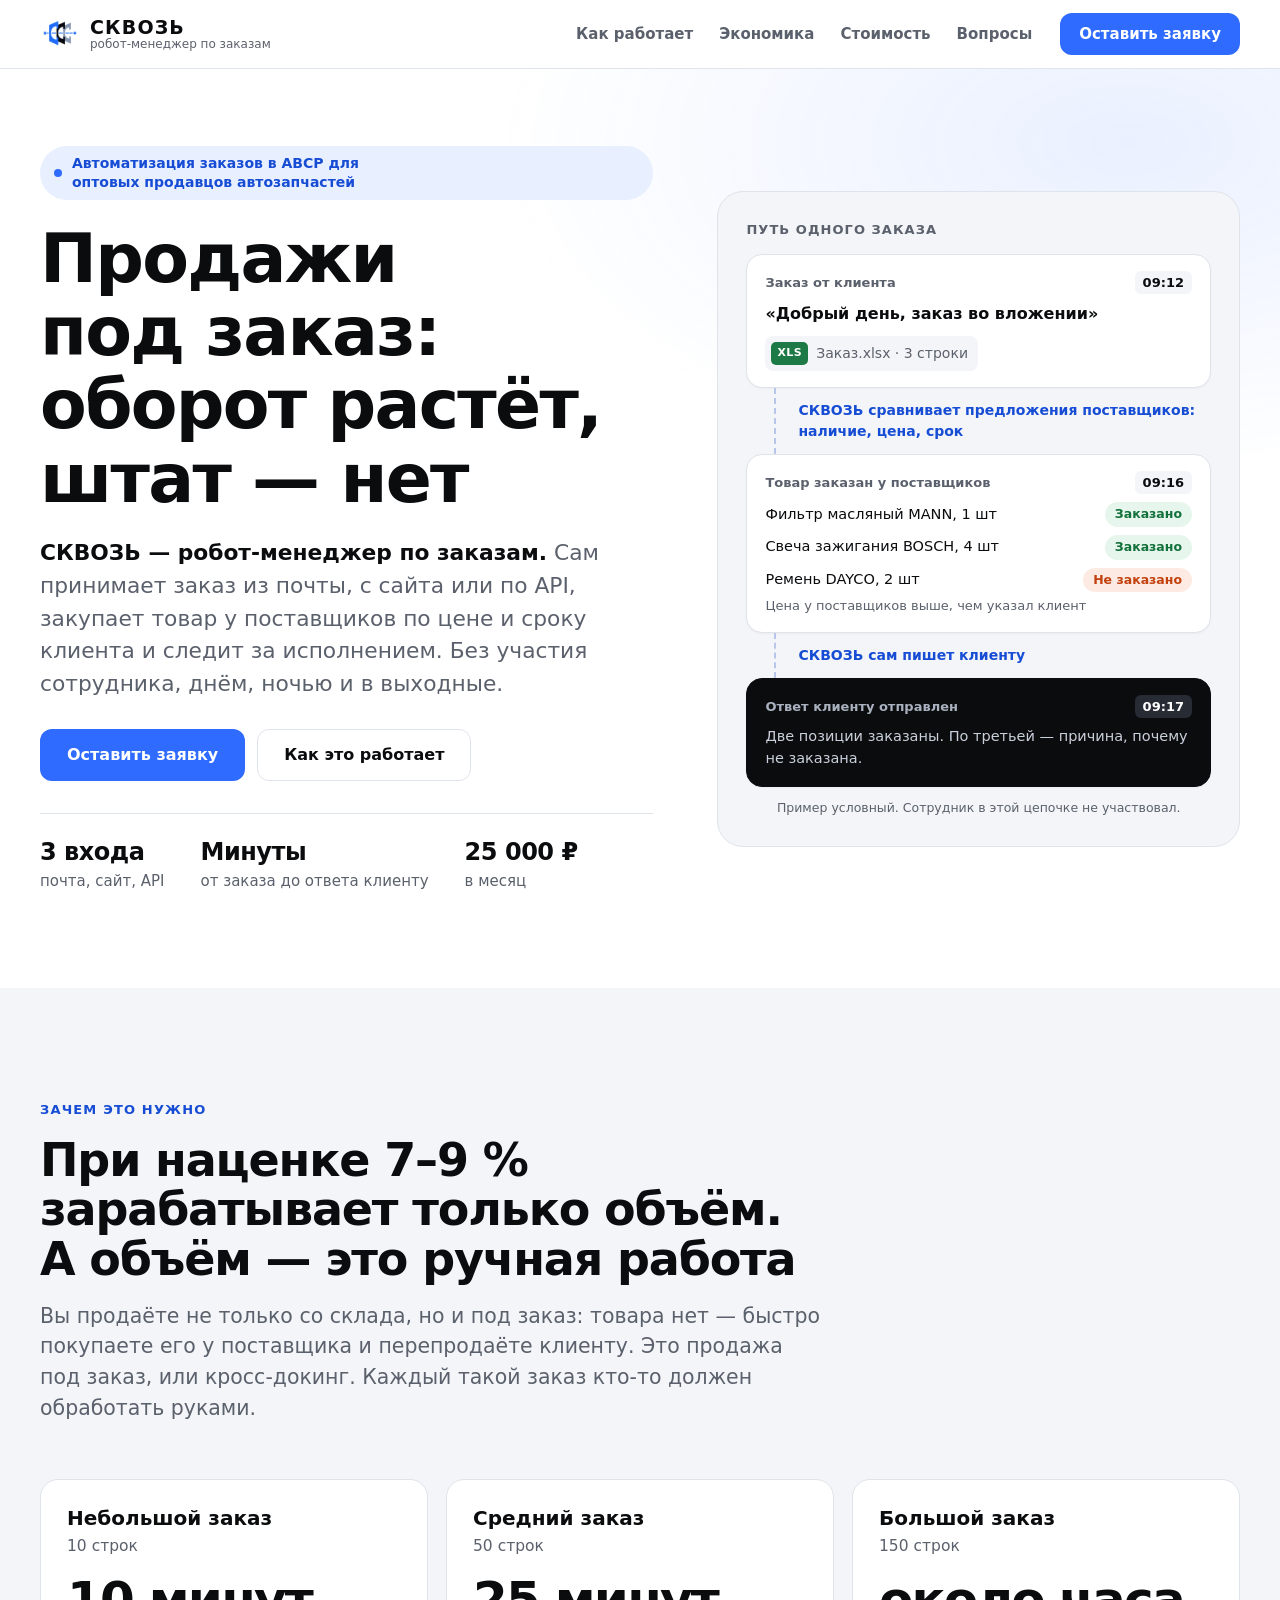
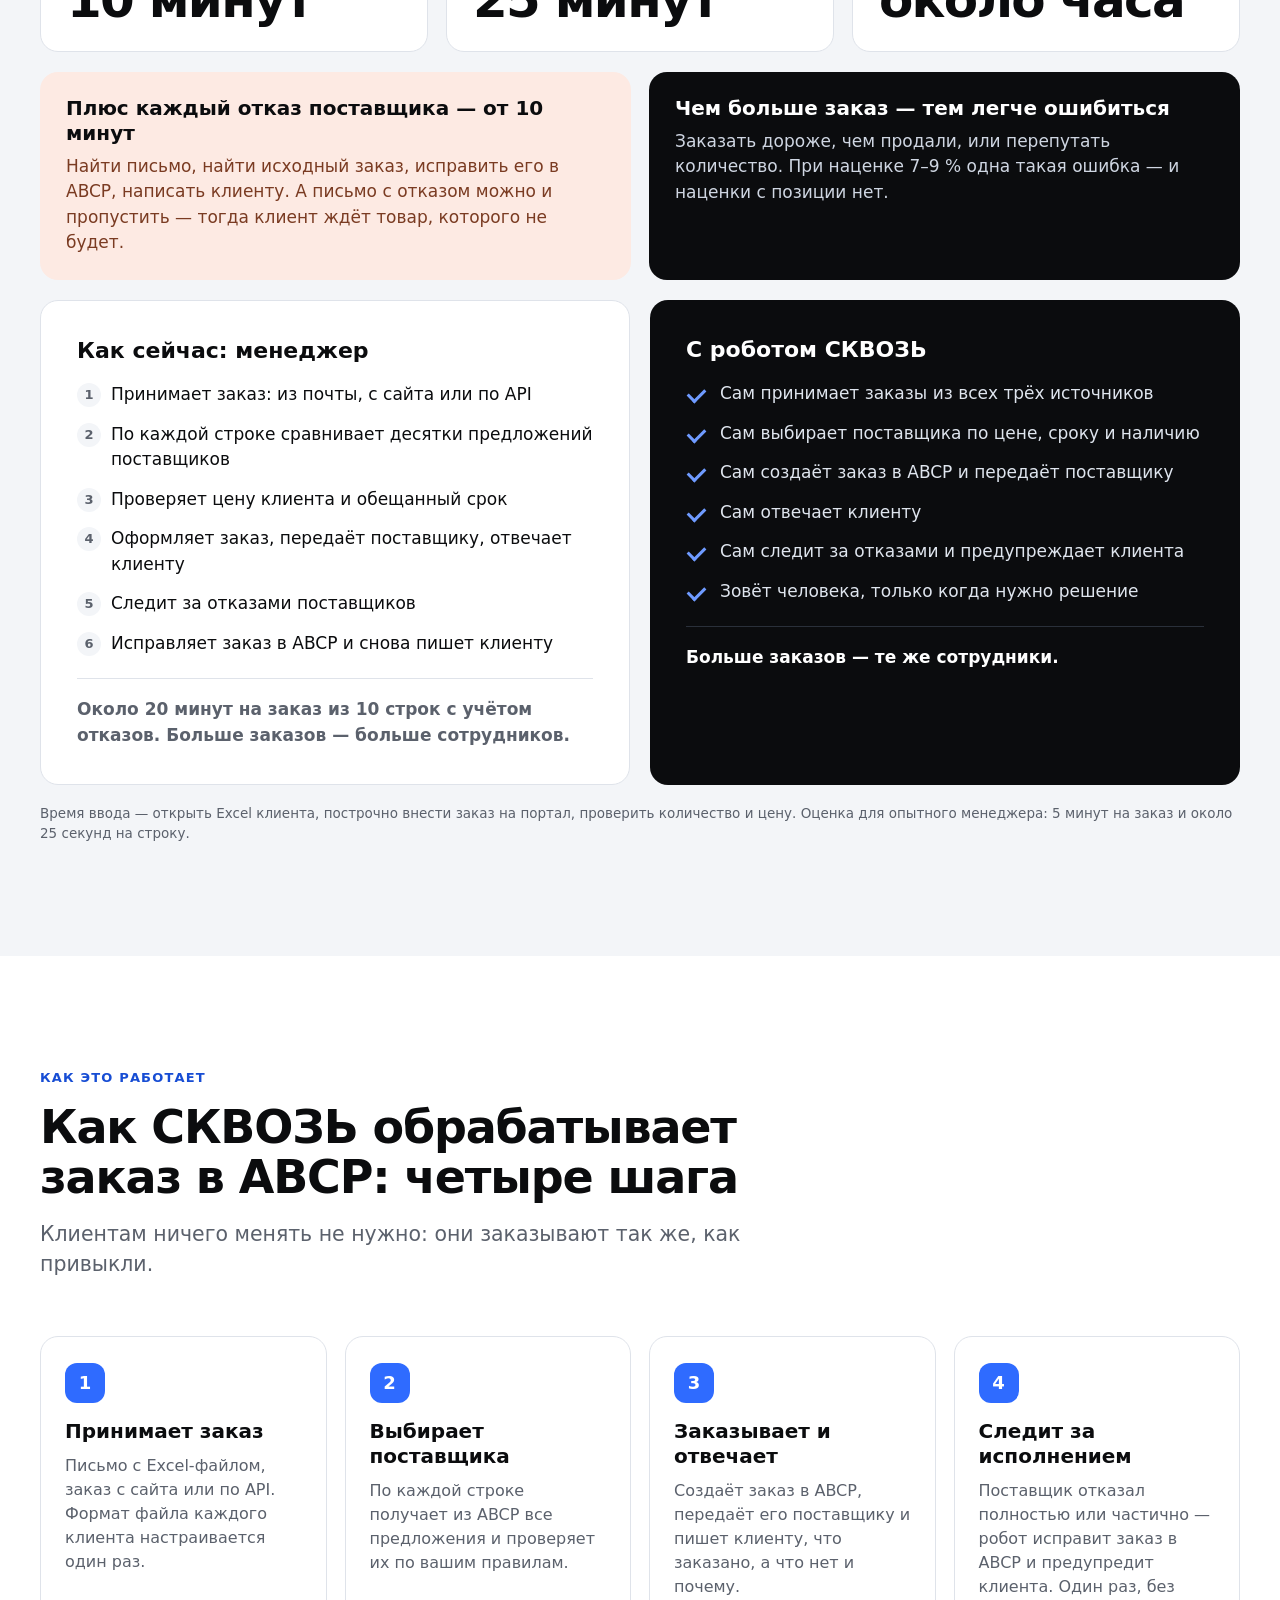
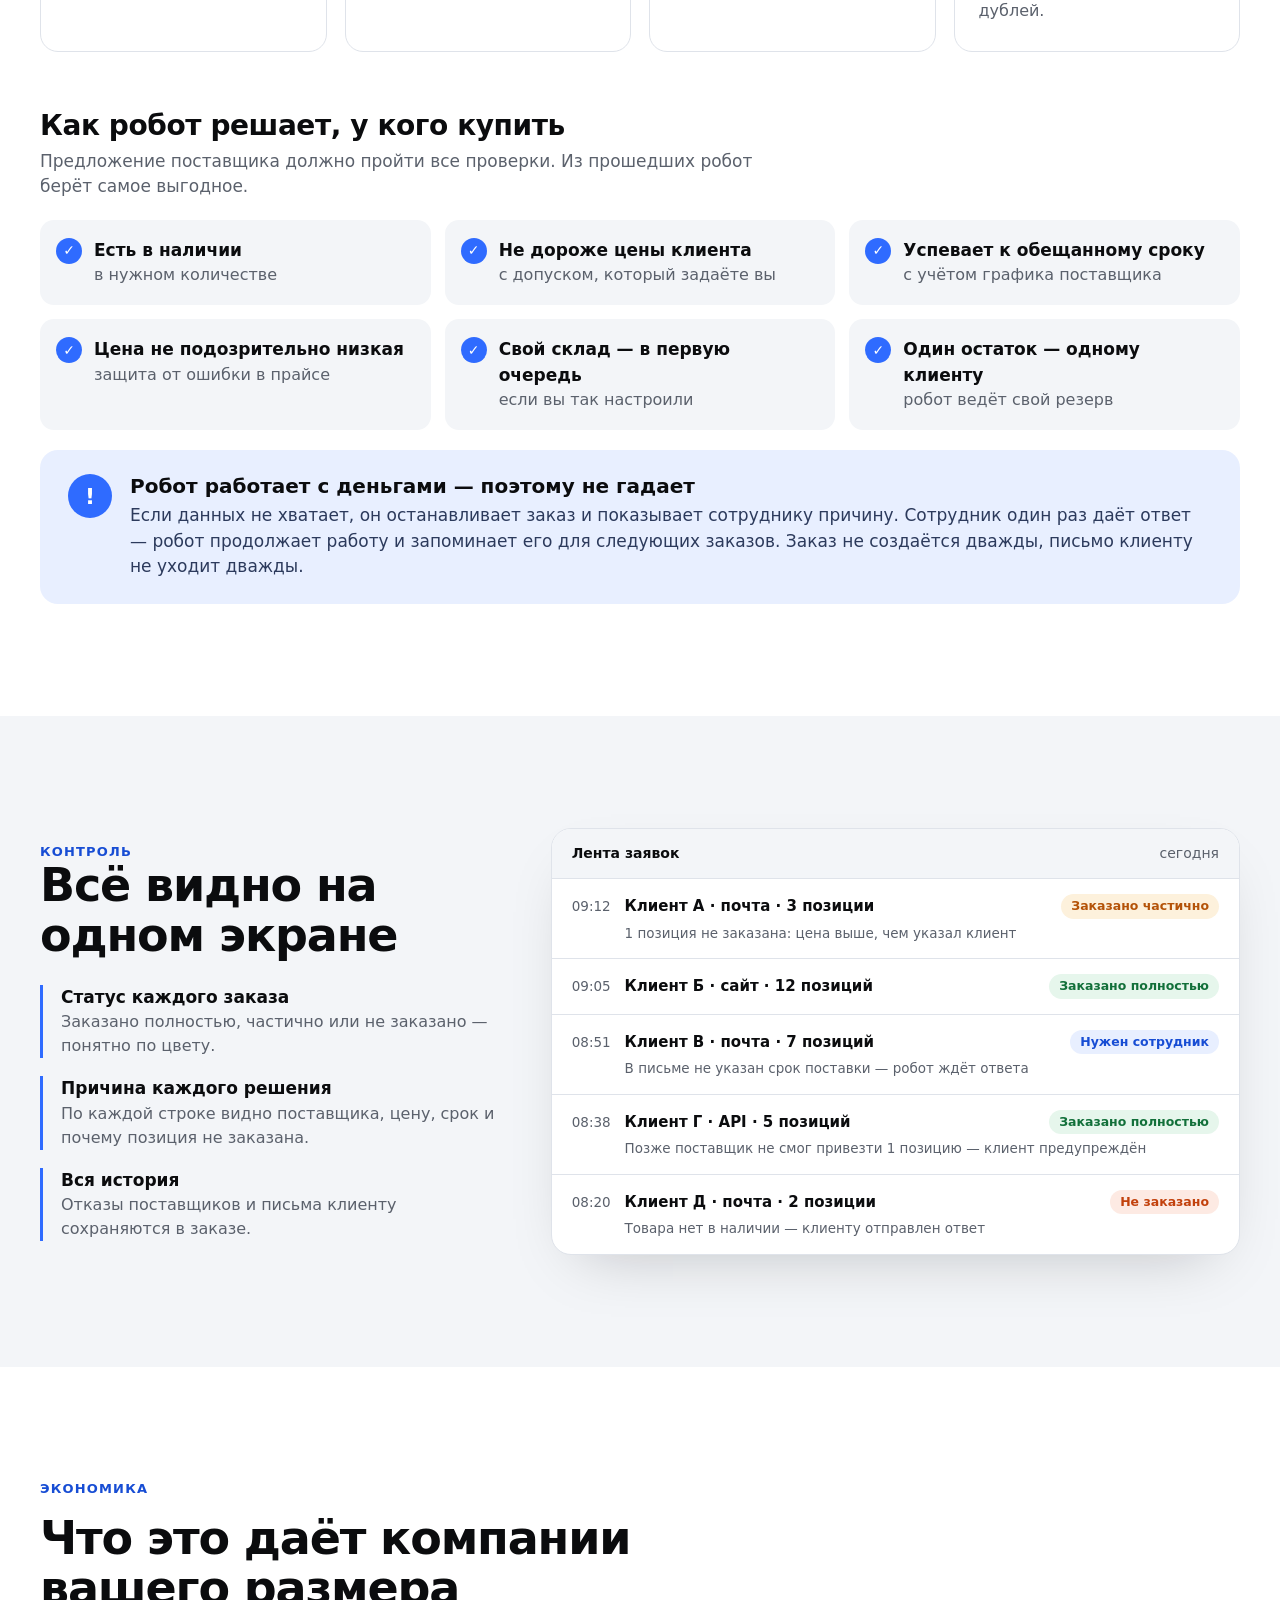
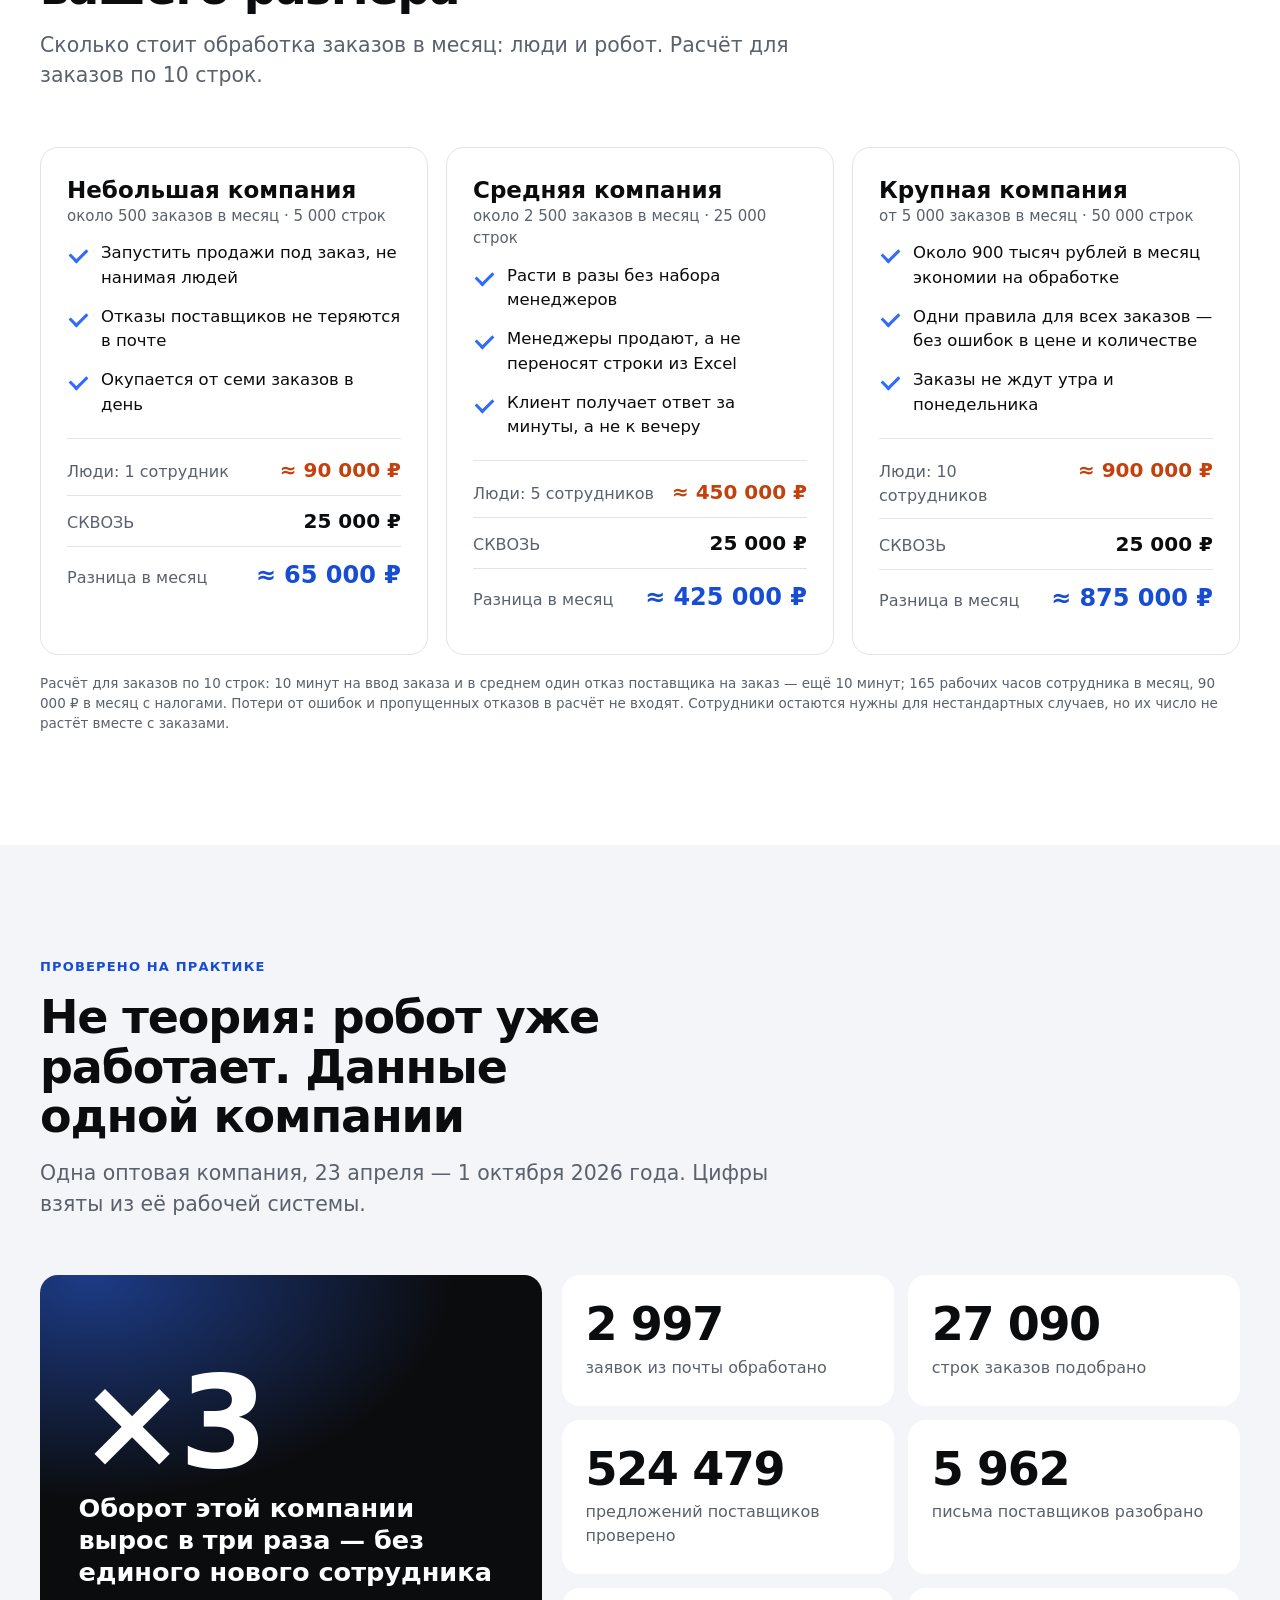
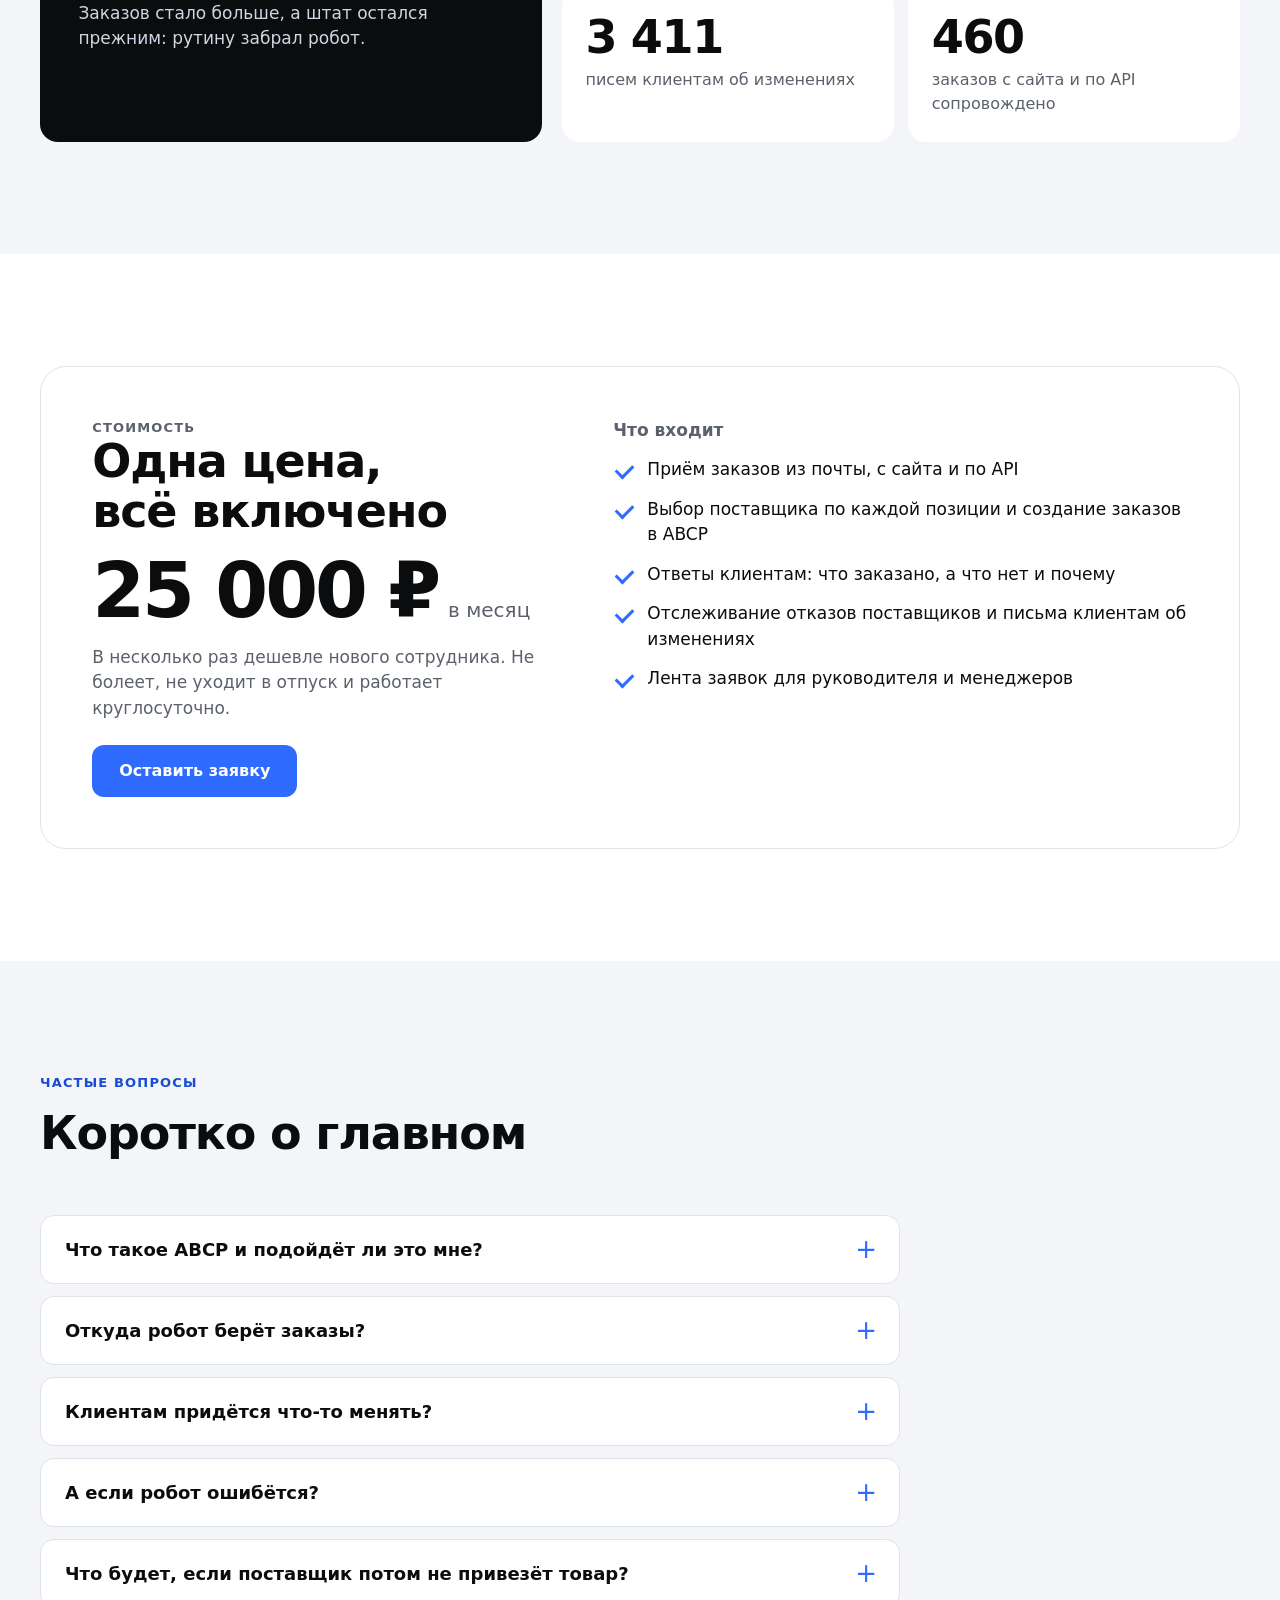
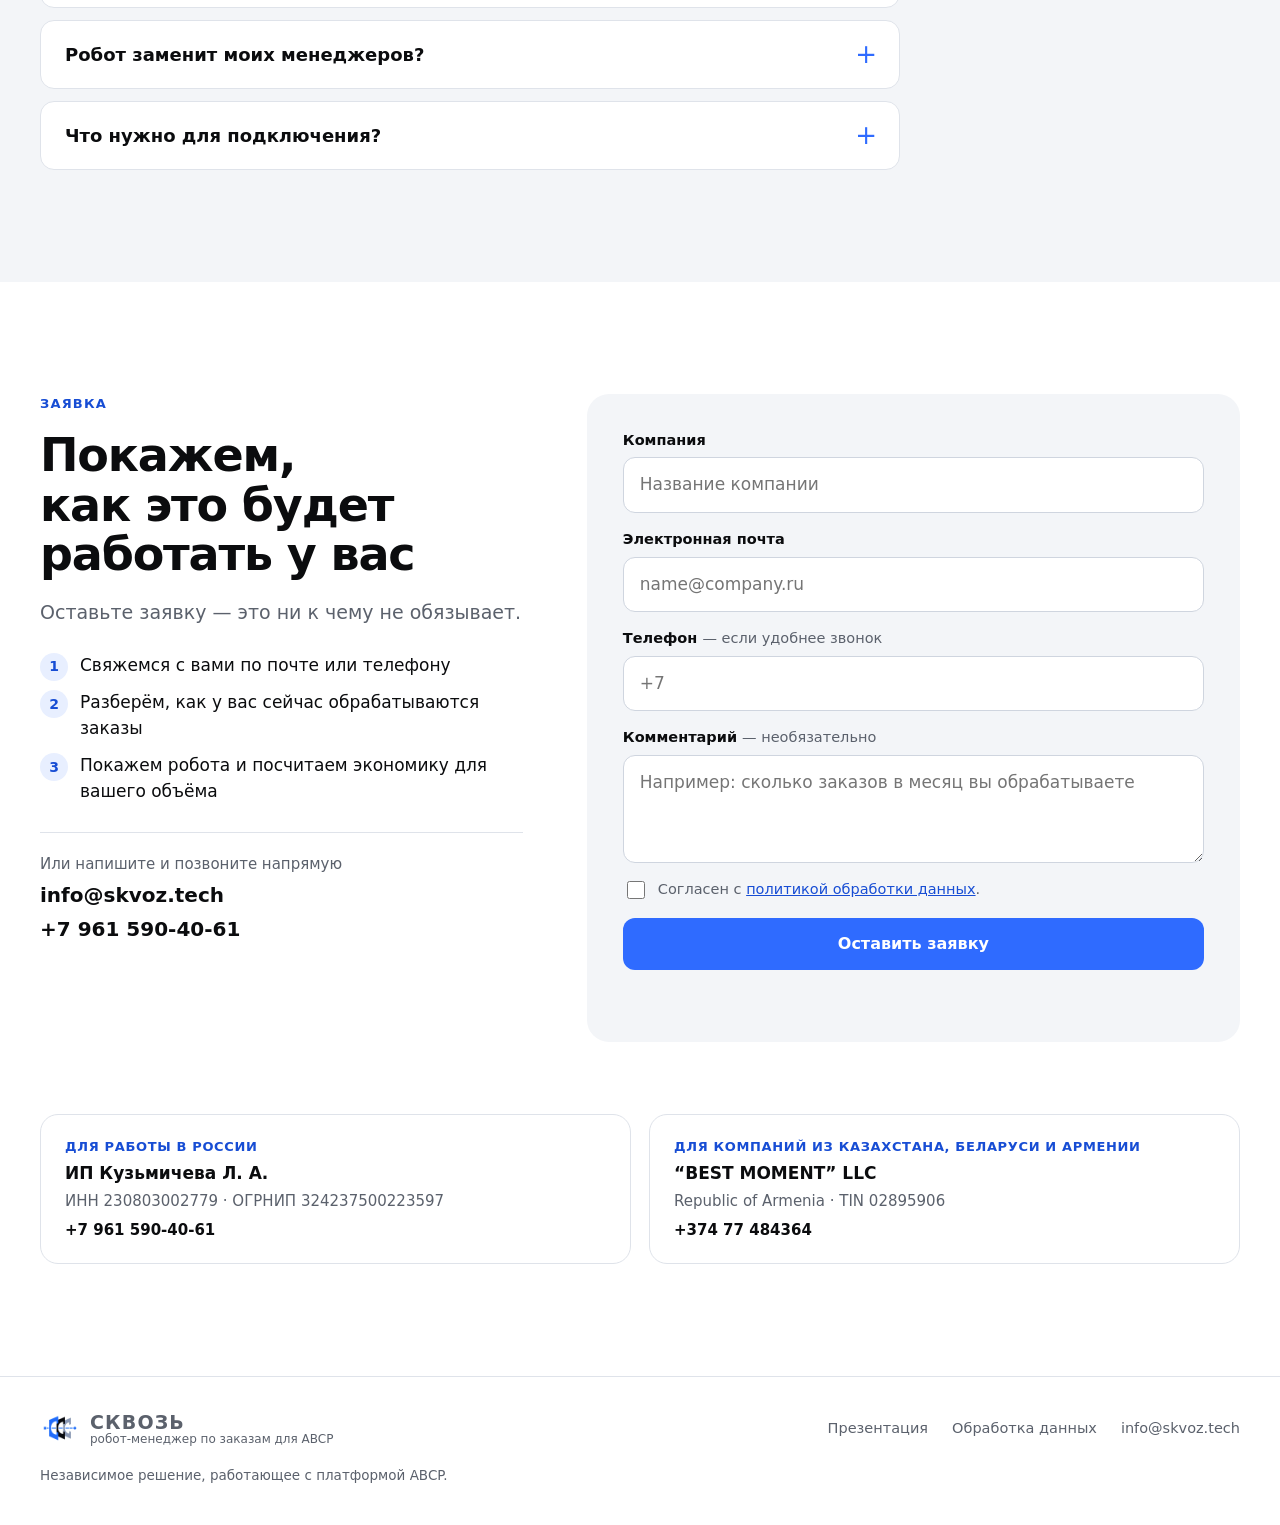
<file: index.html>
<!doctype html>
<html lang="ru">
<head>
  <meta charset="utf-8">
  <meta name="viewport" content="width=device-width, initial-scale=1">
  <title>Автоматизация заказов в ABCP — робот-менеджер СКВОЗЬ</title>
  <meta name="description" content="Робот-менеджер по заказам для оптовых продавцов автозапчастей на ABCP: принимает заказы из почты, с сайта и по API, выбирает поставщика по цене и сроку, контролирует отказы. 25 000 ₽ в месяц.">
  <meta name="robots" content="index, follow">
  <meta name="theme-color" content="#ffffff">
  <link rel="canonical" href="https://skvoz.tech/">
  <meta property="og:type" content="website">
  <meta property="og:site_name" content="СКВОЗЬ">
  <meta property="og:title" content="СКВОЗЬ — робот-менеджер по заказам для ABCP">
  <meta property="og:description" content="Продажи под заказ без роста штата: робот сам принимает заказы, закупает товар у поставщиков по цене и сроку клиента и контролирует отказы.">
  <meta property="og:image" content="https://skvoz.tech/assets/brand/skvoz-og.png">
  <meta property="og:image:width" content="1200">
  <meta property="og:image:height" content="630">
  <meta property="og:url" content="https://skvoz.tech/">
  <meta property="og:locale" content="ru_RU">
  <meta name="twitter:card" content="summary_large_image">
  <link rel="icon" type="image/png" href="assets/brand/skvoz-mark-192.png">
  <link rel="apple-touch-icon" href="assets/brand/skvoz-mark-192.png">
  <link rel="stylesheet" href="assets/css/main.css">
  <script src="assets/js/contact-form.js" defer></script>
  <script type="application/ld+json">
{
  "@context": "https://schema.org",
  "@graph": [
    {
      "@type": "Organization",
      "@id": "https://skvoz.tech/#org",
      "name": "СКВОЗЬ",
      "url": "https://skvoz.tech/",
      "logo": "https://skvoz.tech/assets/brand/skvoz-mark-192.png",
      "email": "info@skvoz.tech",
      "telephone": "+7-961-590-40-61"
    },
    {
      "@type": "WebSite",
      "@id": "https://skvoz.tech/#site",
      "url": "https://skvoz.tech/",
      "name": "СКВОЗЬ",
      "inLanguage": "ru",
      "publisher": {
        "@id": "https://skvoz.tech/#org"
      }
    },
    {
      "@type": "SoftwareApplication",
      "@id": "https://skvoz.tech/#app",
      "name": "СКВОЗЬ",
      "alternateName": "СКВОЗЬ — робот-менеджер по заказам для ABCP",
      "applicationCategory": "BusinessApplication",
      "operatingSystem": "Web",
      "url": "https://skvoz.tech/",
      "description": "Автоматизация заказов в ABCP для оптовых продавцов автозапчастей: приём заказов из почты, с сайта и по API, выбор поставщика по цене и сроку, создание заказа, контроль отказов поставщиков.",
      "offers": {
        "@type": "Offer",
        "price": "25000",
        "priceCurrency": "RUB",
        "description": "Подписка, в месяц"
      },
      "publisher": {
        "@id": "https://skvoz.tech/#org"
      }
    },
    {
      "@type": "FAQPage",
      "@id": "https://skvoz.tech/#faq",
      "mainEntity": [
        {
          "@type": "Question",
          "name": "Что такое ABCP и подойдёт ли это мне?",
          "acceptedAnswer": {
            "@type": "Answer",
            "text": "ABCP — платформа, на которой работают интернет-магазины и оптовые продавцы автозапчастей. Если ваши заказы оформляются в ABCP и часть товара вы закупаете у поставщиков под заказ клиента — СКВОЗЬ сделан для вас."
          }
        },
        {
          "@type": "Question",
          "name": "Откуда робот берёт заказы?",
          "acceptedAnswer": {
            "@type": "Answer",
            "text": "Из трёх источников: письма клиентов с Excel-файлами, заказы, которые клиент оформил на вашем сайте, и заказы по API из программы клиента."
          }
        },
        {
          "@type": "Question",
          "name": "Клиентам придётся что-то менять?",
          "acceptedAnswer": {
            "@type": "Answer",
            "text": "Нет. Клиенты продолжают заказывать так же, как привыкли. Робот подстраивается под файл каждого клиента — это настраивается один раз."
          }
        },
        {
          "@type": "Question",
          "name": "А если робот ошибётся?",
          "acceptedAnswer": {
            "@type": "Answer",
            "text": "Робот заказывает только то, что подходит по вашим правилам: по цене, сроку и наличию. Если данных не хватает — он не угадывает, а останавливает заказ и показывает сотруднику причину. Каждое его решение видно в ленте заявок."
          }
        },
        {
          "@type": "Question",
          "name": "Что будет, если поставщик потом не привезёт товар?",
          "acceptedAnswer": {
            "@type": "Answer",
            "text": "Робот следит за заказом и после оформления. Если поставщик отказал полностью или частично, СКВОЗЬ сам найдёт исходный заказ, обновит его в ABCP и предупредит клиента письмом."
          }
        },
        {
          "@type": "Question",
          "name": "Робот заменит моих менеджеров?",
          "acceptedAnswer": {
            "@type": "Answer",
            "text": "Нет. Он забирает рутину: сравнение предложений, оформление, поиск писем с отказами. Менеджеры занимаются клиентами и случаями, где нужно решение человека. Когда заказов становится больше, новых людей на обработку нанимать не нужно."
          }
        },
        {
          "@type": "Question",
          "name": "Что нужно для подключения?",
          "acceptedAnswer": {
            "@type": "Answer",
            "text": "Работающий ABCP. Оставьте заявку — на первом разговоре посмотрим, как у вас сейчас обрабатываются заказы, и посчитаем экономику для вашего объёма."
          }
        }
      ]
    }
  ]
}
  </script>
</head>
<body>
  <header class="site-header">
    <div class="wrap">
      <a class="brand" href="#top" aria-label="СКВОЗЬ — на главную">
        <img src="assets/brand/skvoz-mark-192.png" alt="" width="40" height="40">
        <span class="brand-text">
          <strong>СКВОЗЬ</strong>
          <span>робот-менеджер по заказам</span>
        </span>
      </a>

      <nav class="site-nav" aria-label="Основная навигация">
        <a href="#how">Как работает</a>
        <a href="#sizes">Экономика</a>
        <a href="#price">Стоимость</a>
        <a href="#faq">Вопросы</a>
      </nav>

      <a class="button button-primary button-small" href="#request">Оставить заявку</a>
    </div>
  </header>

  <main id="top">
    <section class="hero">
      <div class="wrap">
        <div class="hero-copy">
          <h1><span class="audience">Автоматизация заказов в ABCP для оптовых продавцов автозапчастей</span>Продажи под заказ: оборот растёт, штат — нет</h1>
          <p class="lead"><strong>СКВОЗЬ — робот-менеджер по заказам.</strong> Сам принимает заказ из почты, с сайта или по API, закупает товар у поставщиков по цене и сроку клиента и следит за исполнением. Без участия сотрудника, днём, ночью и в выходные.</p>

          <div class="hero-actions">
            <a class="button button-primary" href="#request">Оставить заявку</a>
            <a class="button button-quiet" href="#how">Как это работает</a>
          </div>

          <ul class="hero-facts">
            <li><strong>3 входа</strong>почта, сайт, API</li>
            <li><strong>Минуты</strong>от заказа до ответа клиенту</li>
            <li><strong>25 000 ₽</strong>в месяц</li>
          </ul>
        </div>

        <div class="journey" aria-label="Пример: путь одного заказа">
          <p class="journey-title">Путь одного заказа</p>

          <div class="j-card">
            <div class="j-head"><span>Заказ от клиента</span><span class="j-time">09:12</span></div>
            <strong>«Добрый день, заказ во вложении»</strong>
            <span class="j-file"><b>XLS</b> Заказ.xlsx · 3 строки</span>
          </div>

          <p class="j-link">СКВОЗЬ сравнивает предложения поставщиков: наличие, цена, срок</p>

          <div class="j-card">
            <div class="j-head"><span>Товар заказан у поставщиков</span><span class="j-time">09:16</span></div>
            <ul class="j-rows">
              <li>Фильтр масляный MANN, 1 шт <span class="pill pill-ok">Заказано</span></li>
              <li>Свеча зажигания BOSCH, 4 шт <span class="pill pill-ok">Заказано</span></li>
              <li>Ремень DAYCO, 2 шт <span class="pill pill-no">Не заказано</span>
                <small>Цена у поставщиков выше, чем указал клиент</small></li>
            </ul>
          </div>

          <p class="j-link">СКВОЗЬ сам пишет клиенту</p>

          <div class="j-card j-reply">
            <div class="j-head"><span>Ответ клиенту отправлен</span><span class="j-time">09:17</span></div>
            <p>Две позиции заказаны. По третьей — причина, почему не заказана.</p>
          </div>

          <p class="journey-note">Пример условный. Сотрудник в этой цепочке не участвовал.</p>
        </div>
      </div>
    </section>

    <section class="section section-tinted" aria-labelledby="why-title">
      <div class="wrap">
        <div class="section-head">
          <p class="eyebrow">Зачем это нужно</p>
          <h2 id="why-title">При наценке 7–9 % зарабатывает только объём. А объём — это ручная работа</h2>
          <p>Вы продаёте не только со склада, но и под заказ: товара нет — быстро покупаете его у поставщика и перепродаёте клиенту. Это продажа под заказ, или кросс-докинг. Каждый такой заказ кто-то должен обработать руками.</p>
        </div>

        <div class="order-sizes" aria-label="Сколько времени занимает ввод одного заказа вручную">
          <article>
            <h3>Небольшой заказ</h3>
            <p class="order-lines">10 строк</p>
            <p class="order-time">10 минут</p>
          </article>
          <article>
            <h3>Средний заказ</h3>
            <p class="order-lines">50 строк</p>
            <p class="order-time">25 минут</p>
          </article>
          <article>
            <h3>Большой заказ</h3>
            <p class="order-lines">150 строк</p>
            <p class="order-time">около часа</p>
          </article>
        </div>

        <div class="risks">
          <article class="risk-refusal">
            <h3>Плюс каждый отказ поставщика — от 10 минут</h3>
            <p>Найти письмо, найти исходный заказ, исправить его в ABCP, написать клиенту. А письмо с отказом можно и пропустить — тогда клиент ждёт товар, которого не будет.</p>
          </article>
          <article class="risk-error">
            <h3>Чем больше заказ — тем легче ошибиться</h3>
            <p>Заказать дороже, чем продали, или перепутать количество. При наценке 7–9 % одна такая ошибка — и наценки с позиции нет.</p>
          </article>
        </div>

        <div class="compare">
          <article class="compare-before">
            <h3>Как сейчас: менеджер</h3>
            <ol>
              <li>Принимает заказ: из почты, с сайта или по API</li>
              <li>По каждой строке сравнивает десятки предложений поставщиков</li>
              <li>Проверяет цену клиента и обещанный срок</li>
              <li>Оформляет заказ, передаёт поставщику, отвечает клиенту</li>
              <li>Следит за отказами поставщиков</li>
              <li>Исправляет заказ в ABCP и снова пишет клиенту</li>
            </ol>
            <p class="compare-foot">Около 20 минут на заказ из 10 строк с учётом отказов. Больше заказов — больше сотрудников.</p>
          </article>

          <article class="compare-after">
            <h3>С роботом СКВОЗЬ</h3>
            <ul>
              <li>Сам принимает заказы из всех трёх источников</li>
              <li>Сам выбирает поставщика по цене, сроку и наличию</li>
              <li>Сам создаёт заказ в ABCP и передаёт поставщику</li>
              <li>Сам отвечает клиенту</li>
              <li>Сам следит за отказами и предупреждает клиента</li>
              <li>Зовёт человека, только когда нужно решение</li>
            </ul>
            <p class="compare-foot">Больше заказов — те же сотрудники.</p>
          </article>
        </div>

        <p class="footnote">Время ввода — открыть Excel клиента, построчно внести заказ на портал, проверить количество и цену. Оценка для опытного менеджера: 5 минут на заказ и около 25 секунд на строку.</p>
      </div>
    </section>

    <section class="section" id="how" aria-labelledby="how-title">
      <div class="wrap">
        <div class="section-head">
          <p class="eyebrow">Как это работает</p>
          <h2 id="how-title">Как СКВОЗЬ обрабатывает заказ в ABCP: четыре шага</h2>
          <p>Клиентам ничего менять не нужно: они заказывают так же, как привыкли.</p>
        </div>

        <ol class="steps">
          <li>
            <h3>Принимает заказ</h3>
            <p>Письмо с Excel-файлом, заказ с сайта или по API. Формат файла каждого клиента настраивается один раз.</p>
          </li>
          <li>
            <h3>Выбирает поставщика</h3>
            <p>По каждой строке получает из ABCP все предложения и проверяет их по вашим правилам.</p>
          </li>
          <li>
            <h3>Заказывает и отвечает</h3>
            <p>Создаёт заказ в ABCP, передаёт его поставщику и пишет клиенту, что заказано, а что нет и почему.</p>
          </li>
          <li>
            <h3>Следит за исполнением</h3>
            <p>Поставщик отказал полностью или частично — робот исправит заказ в ABCP и предупредит клиента. Один раз, без дублей.</p>
          </li>
        </ol>

        <h3 class="subhead">Как робот решает, у кого купить</h3>
        <p>Предложение поставщика должно пройти все проверки. Из прошедших робот берёт самое выгодное.</p>
        <ul class="rules">
          <li><b>Есть в наличии</b><span>в нужном количестве</span></li>
          <li><b>Не дороже цены клиента</b><span>с допуском, который задаёте вы</span></li>
          <li><b>Успевает к обещанному сроку</b><span>с учётом графика поставщика</span></li>
          <li><b>Цена не подозрительно низкая</b><span>защита от ошибки в прайсе</span></li>
          <li><b>Свой склад — в первую очередь</b><span>если вы так настроили</span></li>
          <li><b>Один остаток — одному клиенту</b><span>робот ведёт свой резерв</span></li>
        </ul>

        <div class="human-note">
          <span class="human-note-icon" aria-hidden="true">!</span>
          <div>
            <h3>Робот работает с деньгами — поэтому не гадает</h3>
            <p>Если данных не хватает, он останавливает заказ и показывает сотруднику причину. Сотрудник один раз даёт ответ — робот продолжает работу и запоминает его для следующих заказов. Заказ не создаётся дважды, письмо клиенту не уходит дважды.</p>
          </div>
        </div>
      </div>
    </section>

    <section class="section section-tinted" aria-labelledby="feed-title">
      <div class="wrap feed-layout">
        <div>
          <p class="eyebrow">Контроль</p>
          <h2 id="feed-title">Всё видно на одном экране</h2>
          <ul class="feed-points">
            <li><strong>Статус каждого заказа</strong><span>Заказано полностью, частично или не заказано — понятно по цвету.</span></li>
            <li><strong>Причина каждого решения</strong><span>По каждой строке видно поставщика, цену, срок и почему позиция не заказана.</span></li>
            <li><strong>Вся история</strong><span>Отказы поставщиков и письма клиенту сохраняются в заказе.</span></li>
          </ul>
        </div>

        <div class="feed" aria-label="Пример ленты заявок">
          <div class="feed-bar">Лента заявок <span>сегодня</span></div>
          <div class="feed-row">
            <time>09:12</time><strong>Клиент А · почта · 3 позиции</strong><span class="pill pill-part">Заказано частично</span>
            <small>1 позиция не заказана: цена выше, чем указал клиент</small>
          </div>
          <div class="feed-row">
            <time>09:05</time><strong>Клиент Б · сайт · 12 позиций</strong><span class="pill pill-ok">Заказано полностью</span>
          </div>
          <div class="feed-row">
            <time>08:51</time><strong>Клиент В · почта · 7 позиций</strong><span class="pill pill-human">Нужен сотрудник</span>
            <small>В письме не указан срок поставки — робот ждёт ответа</small>
          </div>
          <div class="feed-row">
            <time>08:38</time><strong>Клиент Г · API · 5 позиций</strong><span class="pill pill-ok">Заказано полностью</span>
            <small>Позже поставщик не смог привезти 1 позицию — клиент предупреждён</small>
          </div>
          <div class="feed-row">
            <time>08:20</time><strong>Клиент Д · почта · 2 позиции</strong><span class="pill pill-no">Не заказано</span>
            <small>Товара нет в наличии — клиенту отправлен ответ</small>
          </div>
        </div>
      </div>
    </section>

    <section class="section" id="sizes" aria-labelledby="sizes-title">
      <div class="wrap">
        <div class="section-head">
          <p class="eyebrow">Экономика</p>
          <h2 id="sizes-title">Что это даёт компании вашего размера</h2>
          <p>Сколько стоит обработка заказов в месяц: люди и робот. Расчёт для заказов по 10 строк.</p>
        </div>

        <div class="sizes">
          <article>
            <div>
              <h3>Небольшая компания</h3>
              <p class="size-note">около 500 заказов в месяц · 5 000 строк</p>
            </div>
            <ul class="checklist">
              <li>Запустить продажи под заказ, не нанимая людей</li>
              <li>Отказы поставщиков не теряются в почте</li>
              <li>Окупается от семи заказов в день</li>
            </ul>
            <div class="cost">
              <div class="cost-people">Люди: 1 сотрудник<b>≈ 90 000 ₽</b></div>
              <div>СКВОЗЬ<b>25 000 ₽</b></div>
              <div class="cost-save">Разница в месяц<b>≈ 65 000 ₽</b></div>
            </div>
          </article>

          <article>
            <div>
              <h3>Средняя компания</h3>
              <p class="size-note">около 2 500 заказов в месяц · 25 000 строк</p>
            </div>
            <ul class="checklist">
              <li>Расти в разы без набора менеджеров</li>
              <li>Менеджеры продают, а не переносят строки из Excel</li>
              <li>Клиент получает ответ за минуты, а не к вечеру</li>
            </ul>
            <div class="cost">
              <div class="cost-people">Люди: 5 сотрудников<b>≈ 450 000 ₽</b></div>
              <div>СКВОЗЬ<b>25 000 ₽</b></div>
              <div class="cost-save">Разница в месяц<b>≈ 425 000 ₽</b></div>
            </div>
          </article>

          <article>
            <div>
              <h3>Крупная компания</h3>
              <p class="size-note">от 5 000 заказов в месяц · 50 000 строк</p>
            </div>
            <ul class="checklist">
              <li>Около 900 тысяч рублей в месяц экономии на обработке</li>
              <li>Одни правила для всех заказов — без ошибок в цене и количестве</li>
              <li>Заказы не ждут утра и понедельника</li>
            </ul>
            <div class="cost">
              <div class="cost-people">Люди: 10 сотрудников<b>≈ 900 000 ₽</b></div>
              <div>СКВОЗЬ<b>25 000 ₽</b></div>
              <div class="cost-save">Разница в месяц<b>≈ 875 000 ₽</b></div>
            </div>
          </article>
        </div>

        <p class="footnote">Расчёт для заказов по 10 строк: 10 минут на ввод заказа и в среднем один отказ поставщика на заказ — ещё 10 минут; 165 рабочих часов сотрудника в месяц, 90 000 ₽ в месяц с налогами. Потери от ошибок и пропущенных отказов в расчёт не входят. Сотрудники остаются нужны для нестандартных случаев, но их число не растёт вместе с заказами.</p>
      </div>
    </section>

    <section class="section section-tinted" id="results" aria-labelledby="results-title">
      <div class="wrap">
        <div class="section-head">
          <p class="eyebrow">Проверено на практике</p>
          <h2 id="results-title">Не теория: робот уже работает. Данные одной компании</h2>
          <p>Одна оптовая компания, 23 апреля — 1 октября 2026 года. Цифры взяты из её рабочей системы.</p>
        </div>

        <div class="proof">
          <div class="proof-case">
            <strong>×3</strong>
            <h3>Оборот этой компании вырос в три раза — без единого нового сотрудника</h3>
            <p>Заказов стало больше, а штат остался прежним: рутину забрал робот.</p>
          </div>
          <div class="numbers">
            <article><strong>2 997</strong><span>заявок из почты обработано</span></article>
            <article><strong>27 090</strong><span>строк заказов подобрано</span></article>
            <article><strong>524 479</strong><span>предложений поставщиков проверено</span></article>
            <article><strong>5 962</strong><span>письма поставщиков разобрано</span></article>
            <article><strong>3 411</strong><span>писем клиентам об изменениях</span></article>
            <article><strong>460</strong><span>заказов с сайта и по API сопровождено</span></article>
          </div>
        </div>

      </div>
    </section>

    <section class="section" id="price" aria-labelledby="price-title">
      <div class="wrap">
        <div class="price-card">
          <div>
            <p class="eyebrow">Стоимость</p>
            <h2 id="price-title">Одна цена, всё включено</h2>
            <div class="price-value"><strong>25 000 ₽</strong><span>в месяц</span></div>
            <p>В несколько раз дешевле нового сотрудника. Не болеет, не уходит в отпуск и работает круглосуточно.</p>
            <a class="button button-primary" href="#request">Оставить заявку</a>
          </div>

          <div>
            <p class="price-label">Что входит</p>
            <ul class="checklist">
              <li>Приём заказов из почты, с сайта и по API</li>
              <li>Выбор поставщика по каждой позиции и создание заказов в ABCP</li>
              <li>Ответы клиентам: что заказано, а что нет и почему</li>
              <li>Отслеживание отказов поставщиков и письма клиентам об изменениях</li>
              <li>Лента заявок для руководителя и менеджеров</li>
            </ul>
          </div>
        </div>
      </div>
    </section>

    <section class="section section-tinted" id="faq" aria-labelledby="faq-title">
      <div class="wrap">
        <div class="section-head">
          <p class="eyebrow">Частые вопросы</p>
          <h2 id="faq-title">Коротко о главном</h2>
        </div>

        <div class="faq">
          <details>
            <summary>Что такое ABCP и подойдёт ли это мне?</summary>
            <p>ABCP — платформа, на которой работают интернет-магазины и оптовые продавцы автозапчастей. Если ваши заказы оформляются в ABCP и часть товара вы закупаете у поставщиков под заказ клиента — СКВОЗЬ сделан для вас.</p>
          </details>
          <details>
            <summary>Откуда робот берёт заказы?</summary>
            <p>Из трёх источников: письма клиентов с Excel-файлами, заказы, которые клиент оформил на вашем сайте, и заказы по API из программы клиента.</p>
          </details>
          <details>
            <summary>Клиентам придётся что-то менять?</summary>
            <p>Нет. Клиенты продолжают заказывать так же, как привыкли. Робот подстраивается под файл каждого клиента — это настраивается один раз.</p>
          </details>
          <details>
            <summary>А если робот ошибётся?</summary>
            <p>Робот заказывает только то, что подходит по вашим правилам: по цене, сроку и наличию. Если данных не хватает — он не угадывает, а останавливает заказ и показывает сотруднику причину. Каждое его решение видно в ленте заявок.</p>
          </details>
          <details>
            <summary>Что будет, если поставщик потом не привезёт товар?</summary>
            <p>Робот следит за заказом и после оформления. Если поставщик отказал полностью или частично, СКВОЗЬ сам найдёт исходный заказ, обновит его в ABCP и предупредит клиента письмом.</p>
          </details>
          <details>
            <summary>Робот заменит моих менеджеров?</summary>
            <p>Нет. Он забирает рутину: сравнение предложений, оформление, поиск писем с отказами. Менеджеры занимаются клиентами и случаями, где нужно решение человека. Когда заказов становится больше, новых людей на обработку нанимать не нужно.</p>
          </details>
          <details>
            <summary>Что нужно для подключения?</summary>
            <p>Работающий ABCP. Оставьте заявку — на первом разговоре посмотрим, как у вас сейчас обрабатываются заказы, и посчитаем экономику для вашего объёма.</p>
          </details>
        </div>
      </div>
    </section>

    <section class="section" id="request" aria-labelledby="request-title">
      <div class="wrap">
        <div class="request">
          <div class="request-copy">
            <p class="eyebrow">Заявка</p>
            <h2 id="request-title">Покажем, как это будет работать у вас</h2>
            <p>Оставьте заявку — это ни к чему не обязывает.</p>
            <ol class="next-steps">
              <li>Свяжемся с вами по почте или телефону</li>
              <li>Разберём, как у вас сейчас обрабатываются заказы</li>
              <li>Покажем робота и посчитаем экономику для вашего объёма</li>
            </ol>
            <div class="direct">
              Или напишите и позвоните напрямую
              <a href="mailto:info@skvoz.tech">info@skvoz.tech</a>
              <a href="tel:+79615904061">+7 961 590-40-61</a>
            </div>
          </div>

          <form class="request-form"
                id="request-form"
                action="https://api.web3forms.com/submit"
                method="POST"
                accept-charset="UTF-8">
            <input type="hidden" name="access_key" value="372d94bf-a029-45cb-b26a-bb0760a7f8ac">
            <input type="hidden" name="subject" value="Новая заявка с сайта СКВОЗЬ">
            <input type="hidden" name="from_name" value="Сайт СКВОЗЬ">
            <input type="hidden" name="redirect" value="https://skvoz.tech/thanks.html">
            <label class="form-honeypot" aria-hidden="true">
              Не заполняйте это поле
              <input type="checkbox" name="botcheck" tabindex="-1" autocomplete="off">
            </label>

            <label class="form-field">
              <span>Компания</span>
              <input type="text"
                     name="Organization"
                     autocomplete="organization"
                     maxlength="160"
                     placeholder="Название компании"
                     required>
            </label>

            <label class="form-field">
              <span>Электронная почта</span>
              <input type="email"
                     name="email"
                     autocomplete="email"
                     maxlength="254"
                     inputmode="email"
                     placeholder="name@company.ru"
                     required>
            </label>

            <label class="form-field">
              <span>Телефон <em>— если удобнее звонок</em></span>
              <input type="tel"
                     name="Phone"
                     autocomplete="tel"
                     maxlength="32"
                     inputmode="tel"
                     placeholder="+7">
            </label>

            <label class="form-field">
              <span>Комментарий <em>— необязательно</em></span>
              <textarea name="message"
                        rows="3"
                        maxlength="4000"
                        placeholder="Например: сколько заказов в месяц вы обрабатываете"></textarea>
            </label>

            <label class="consent-check">
              <input type="checkbox" required>
              <span>Согласен с <a href="privacy.html">политикой обработки данных</a>.</span>
            </label>

            <button class="button button-primary" type="submit">Оставить заявку</button>
            <p class="form-status" data-form-status role="status" aria-live="polite"></p>
          </form>
        </div>

        <div class="legal">
          <article>
            <p class="contact-region">Для работы в России</p>
            <h3>ИП Кузьмичева Л. А.</h3>
            <p>ИНН 230803002779 · ОГРНИП 324237500223597</p>
            <a href="tel:+79615904061">+7 961 590-40-61</a>
          </article>
          <article>
            <p class="contact-region">Для компаний из Казахстана, Беларуси и Армении</p>
            <h3>“BEST MOMENT” LLC</h3>
            <p>Republic of Armenia · TIN 02895906</p>
            <a href="tel:+37477484364">+374 77 484364</a>
          </article>
        </div>
      </div>
    </section>
  </main>

  <footer class="site-footer">
    <div class="wrap">
      <a class="brand" href="#top" aria-label="СКВОЗЬ — наверх">
        <img src="assets/brand/skvoz-mark-192.png" alt="" width="40" height="40">
        <span class="brand-text">
          <strong>СКВОЗЬ</strong>
          <span>робот-менеджер по заказам для ABCP</span>
        </span>
      </a>
      <div class="footer-links">
        <a href="presentation/">Презентация</a>
        <a href="privacy.html">Обработка данных</a>
        <a href="mailto:info@skvoz.tech">info@skvoz.tech</a>
      </div>
      <p class="footer-disclaimer">Независимое решение, работающее с платформой ABCP.</p>
    </div>
  </footer>
</body>
</html>
</file>
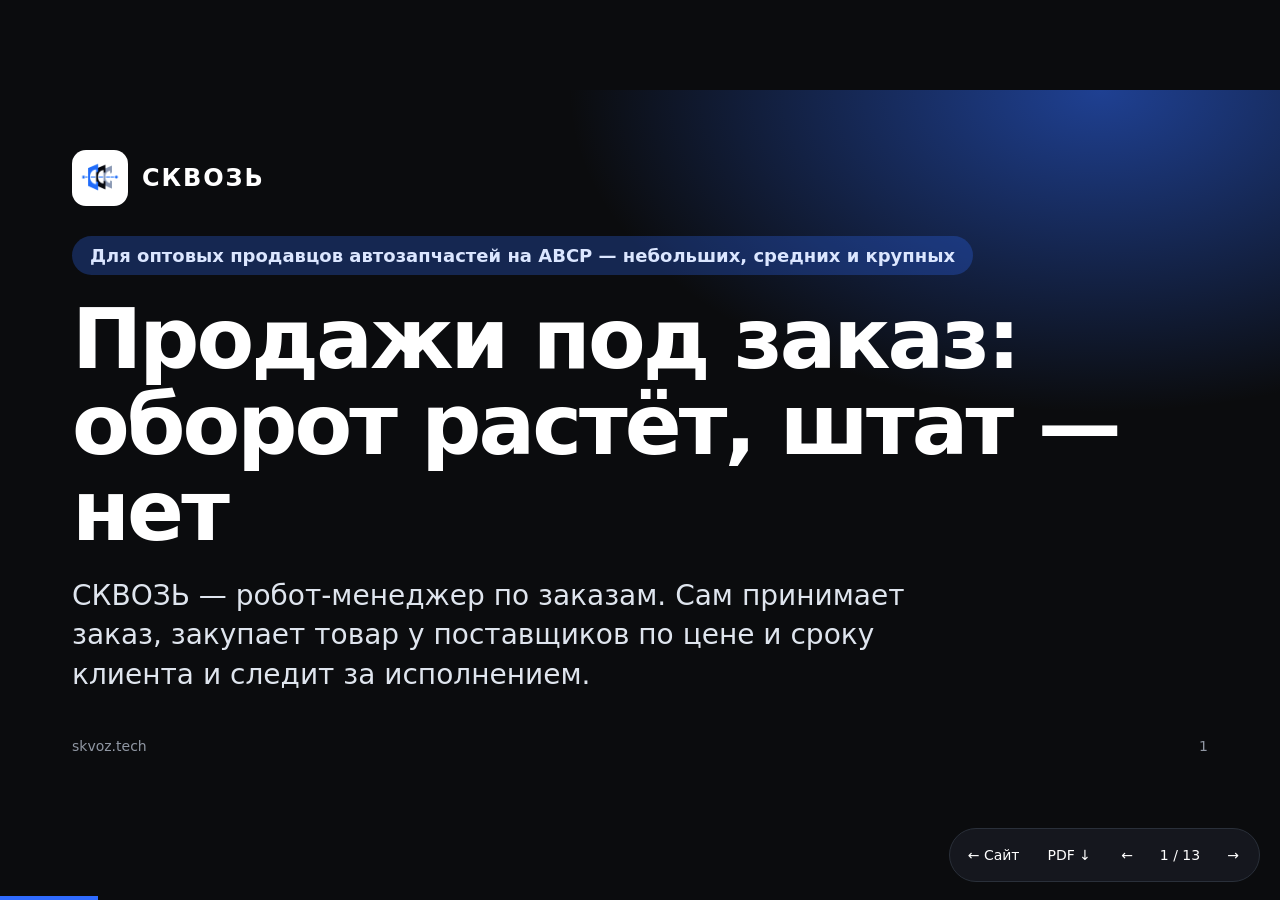
<file: presentation/index.html>
<!doctype html>
<html lang="ru">
<head>
  <meta charset="utf-8">
  <meta name="viewport" content="width=device-width, initial-scale=1">
  <title>Презентация СКВОЗЬ — автоматизация заказов в ABCP</title>
  <meta name="description" content="СКВОЗЬ — робот-менеджер по заказам для оптовых продавцов автозапчастей на ABCP: продажи под заказ без роста штата.">
  <meta name="theme-color" content="#0b0c0e">
  <meta name="robots" content="index, follow">
  <meta property="og:type" content="website">
  <meta property="og:site_name" content="СКВОЗЬ">
  <meta property="og:title" content="СКВОЗЬ — презентация: продажи под заказ без роста штата">
  <meta property="og:description" content="Как робот-менеджер по заказам для ABCP сам принимает заказы, закупает товар у поставщиков и контролирует отказы.">
  <meta property="og:image" content="https://skvoz.tech/assets/brand/skvoz-og.png">
  <meta property="og:url" content="https://skvoz.tech/presentation/">
  <link rel="canonical" href="https://skvoz.tech/presentation/">
  <link rel="icon" type="image/png" href="../assets/brand/skvoz-mark-192.png">
  <style>
    :root {
      --ink: #0b0c0e;
      --blue: #2f6bff;
      --blue-dark: #174dd4;
      --blue-soft: #e8efff;
      --surface: #f3f5f8;
      --muted: #5b616c;
      --line: #dfe3ea;
      --green-soft: #e6f6ec;
      --amber-soft: #fdf1dc;
      --red-soft: #fdeae3;
    }

    * { box-sizing: border-box; }

    html, body { margin: 0; height: 100%; }

    body {
      color: var(--ink);
      background: var(--ink);
      font-family: Inter, "Segoe UI", system-ui, -apple-system, "Helvetica Neue", Arial, sans-serif;
      -webkit-font-smoothing: antialiased;
    }

    h1, h2, h3, p, ul, ol { margin: 0; padding: 0; }
    ul, ol { list-style: none; }
    a { color: inherit; text-decoration: none; }

    .deck {
      position: fixed;
      inset: 0;
      display: grid;
      place-items: center;
      overflow: hidden;
    }

    .stage {
      position: relative;
      width: 1280px;
      height: 720px;
      flex-shrink: 0;
      transform: scale(var(--scale, 1));
    }

    .slide {
      position: absolute;
      inset: 0;
      display: none;
      flex-direction: column;
      padding: 60px 72px 56px;
      background: #fff;
      overflow: hidden;
    }

    .slide.is-active { display: flex; }

    .slide-dark {
      color: #fff;
      background:
        radial-gradient(760px 460px at 86% 0%, rgba(47, 107, 255, 0.55), transparent 70%),
        var(--ink);
    }

    .eyebrow {
      color: var(--blue-dark);
      font-size: 15px;
      font-weight: 700;
      letter-spacing: 0.1em;
      text-transform: uppercase;
    }

    .slide-dark .eyebrow { color: #8fb0ff; }

    h1 {
      font-size: 84px;
      font-weight: 780;
      letter-spacing: -0.035em;
      line-height: 1.02;
    }

    h2 {
      margin-top: 12px;
      font-size: 44px;
      font-weight: 740;
      letter-spacing: -0.028em;
      line-height: 1.1;
    }

    h3 {
      font-size: 22px;
      font-weight: 690;
      line-height: 1.22;
    }

    .sub {
      margin-top: 16px;
      max-width: 900px;
      color: var(--muted);
      font-size: 22px;
      line-height: 1.4;
    }

    .slide-dark .sub { color: #c9d0db; }

    .body {
      display: grid;
      flex: 1;
      align-content: center;
      gap: 18px;
      margin-top: 28px;
    }

    .foot {
      margin-top: 14px;
      display: flex;
      justify-content: space-between;
      align-items: center;
      color: #9097a3;
      font-size: 14px;
    }

    .foot b { color: var(--ink); letter-spacing: 0.08em; }
    .slide-dark .foot b { color: #fff; }

    .cols-2 { display: grid; grid-template-columns: 1fr 1fr; gap: 20px; }
    .cols-3 { display: grid; grid-template-columns: repeat(3, 1fr); gap: 18px; }
    .cols-4 { display: grid; grid-template-columns: repeat(4, 1fr); gap: 16px; }
    .split-feed { grid-template-columns: 0.8fr 1.2fr; gap: 44px; }
    .split-price { align-items: center; gap: 56px; }

    .card {
      display: grid;
      align-content: start;
      gap: 10px;
      padding: 24px;
      background: var(--surface);
      border-radius: 18px;
    }

    .card p { color: var(--muted); font-size: 18px; line-height: 1.4; }

    .card-line { background: #fff; border: 1px solid var(--line); }
    .card-blue { background: var(--blue-soft); }
    .card-dark { color: #fff; background: var(--ink); }
    .card-dark p { color: #c9d0db; }

    .num {
      display: grid;
      place-items: center;
      width: 44px;
      height: 44px;
      color: #fff;
      background: var(--blue);
      border-radius: 13px;
      font-size: 20px;
      font-weight: 760;
    }

    .num-quiet { color: var(--muted); background: #fff; border: 1px solid var(--line); }

    .bar {
      padding: 20px 26px;
      color: #fff;
      background: var(--ink);
      border-radius: 16px;
      font-size: 22px;
      font-weight: 650;
    }

    .bar span { color: #8fb0ff; }

    /* Title slide */
    .title-brand { display: flex; align-items: center; gap: 14px; }

    .title-brand img {
      width: 56px;
      height: 56px;
      padding: 6px;
      background: #fff;
      border-radius: 14px;
    }

    .title-brand strong { font-size: 24px; font-weight: 800; letter-spacing: 0.08em; }

    .title-body { display: grid; flex: 1; align-content: center; gap: 22px; }
    .title-body .sub { margin: 0; font-size: 28px; color: #dfe5ee; }

    .audience {
      width: fit-content;
      padding: 9px 18px;
      color: #dbe6ff;
      background: rgba(47, 107, 255, 0.28);
      border-radius: 999px;
      font-size: 18px;
      font-weight: 620;
    }

    /* Flow */
    .flow { display: grid; grid-template-columns: 1fr auto 1fr auto 1fr auto 1fr; gap: 12px; align-items: stretch; }
    .flow .arrow { align-self: center; color: var(--blue); font-size: 34px; font-weight: 300; }
    .flow .card { padding: 22px 20px; }
    .time {
      width: fit-content;
      padding: 3px 10px;
      background: #fff;
      border-radius: 7px;
      color: var(--ink);
      font-size: 15px;
      font-weight: 700;
      font-variant-numeric: tabular-nums;
    }
    .card-dark .time { background: #262b34; color: #fff; }

    /* Feed mock */
    .feed { overflow: hidden; background: #fff; border: 1px solid var(--line); border-radius: 18px; }
    .feed-bar { display: flex; justify-content: space-between; padding: 14px 20px; background: var(--surface); border-bottom: 1px solid var(--line); font-size: 16px; font-weight: 690; }
    .feed-bar span { color: var(--muted); font-weight: 500; }
    .feed-row { display: grid; grid-template-columns: 56px 1fr auto; gap: 2px 12px; align-items: center; padding: 13px 20px; border-bottom: 1px solid var(--line); font-size: 17px; }
    .feed-row:last-child { border-bottom: 0; }
    .feed-row time { color: var(--muted); font-size: 15px; }
    .feed-row small { grid-column: 2 / -1; color: var(--muted); font-size: 14.5px; }

    .pill { padding: 4px 12px; border-radius: 999px; font-size: 14px; font-weight: 690; white-space: nowrap; }
    .pill-ok { color: #12703a; background: var(--green-soft); }
    .pill-part { color: #b45309; background: var(--amber-soft); }
    .pill-no { color: #c2410c; background: var(--red-soft); }
    .pill-human { color: var(--blue-dark); background: var(--blue-soft); }

    .points { display: grid; gap: 22px; align-content: center; }
    .points li { padding-left: 18px; border-left: 3px solid var(--blue); }
    .points strong { font-size: 21px; }
    .points span { display: block; margin-top: 4px; color: var(--muted); font-size: 17px; line-height: 1.4; }

    /* Numbers */
    .stat strong { font-size: 54px; font-weight: 780; letter-spacing: -0.035em; line-height: 1; }
    .stat p { font-size: 17px; }
    .insight strong { color: var(--blue-dark); font-size: 26px; font-weight: 740; letter-spacing: -0.02em; }

    /* Case */
    .case { display: grid; grid-template-columns: auto 1fr; gap: 72px; align-items: center; flex: 1; }
    .case-figure { font-size: 250px; font-weight: 800; letter-spacing: -0.05em; line-height: 0.85; }
    .case h2 { font-size: 50px; }

    /* Price */
    .price { font-size: 104px; font-weight: 790; letter-spacing: -0.045em; line-height: 1; }
    .price small { color: var(--muted); font-size: 26px; font-weight: 500; letter-spacing: 0; }
    .check { display: grid; gap: 15px; font-size: 20px; }
    .check li { position: relative; padding-left: 36px; }
    .check li::before {
      content: "";
      position: absolute;
      left: 4px;
      top: 9px;
      width: 15px;
      height: 8px;
      border-left: 3px solid var(--blue);
      border-bottom: 3px solid var(--blue);
      transform: rotate(-45deg);
    }

    /* Final */
    .cta-link {
      width: fit-content;
      padding: 18px 34px;
      color: var(--ink);
      background: #fff;
      border-radius: 14px;
      font-size: 26px;
      font-weight: 720;
    }
    .contacts { display: grid; grid-template-columns: 1fr 1fr; gap: 18px; }
    .contacts .card { background: rgba(255, 255, 255, 0.08); }
    .contacts p { color: #c9d0db; font-size: 16px; }
    .contacts .region { color: #8fb0ff; font-size: 13px; font-weight: 700; letter-spacing: 0.06em; text-transform: uppercase; }

    /* Controls */
    .controls {
      position: fixed;
      right: 20px;
      bottom: 18px;
      z-index: 5;
      display: flex;
      align-items: center;
      gap: 4px;
      padding: 6px;
      color: #fff;
      background: rgba(23, 26, 32, 0.92);
      border: 1px solid #2a303a;
      border-radius: 999px;
      font-size: 14px;
    }

    .controls button, .controls a {
      display: grid;
      place-items: center;
      min-width: 40px;
      height: 40px;
      padding: 0 12px;
      color: inherit;
      background: none;
      border: 0;
      border-radius: 999px;
      font: inherit;
      cursor: pointer;
    }

    .controls button:hover, .controls a:hover { background: #2a303a; }
    .controls output { min-width: 58px; text-align: center; font-variant-numeric: tabular-nums; }

    .progress { position: fixed; left: 0; bottom: 0; z-index: 4; height: 4px; background: var(--blue); transition: width 0.2s; }

    /* Phone: slides become a readable vertical page */
    @media screen and (max-width: 760px) {
      html, body { height: auto; }
      body { background: var(--surface); }
      .deck { position: static; display: block; padding: 12px 12px 80px; }
      .stage { width: auto; height: auto; transform: none; }
      .slide { position: static; display: flex; margin-bottom: 12px; padding: 30px 22px 26px; border-radius: 20px; }
      h1 { font-size: 42px; }
      h2 { font-size: 28px; }
      h3 { font-size: 19px; }
      .sub, .title-body .sub { font-size: 18px; }
      .body { margin-top: 22px; gap: 14px; }
      .cols-2, .cols-3, .cols-4, .flow, .contacts, .split-feed { grid-template-columns: 1fr; gap: 14px; }
      .split-feed, .split-price { gap: 24px; }
      .cols-4.stats { grid-template-columns: 1fr 1fr; }
      .flow .arrow { justify-self: center; transform: rotate(90deg); font-size: 26px; }
      .card { padding: 20px; }
      .card p { font-size: 16px; }
      .bar { font-size: 18px; }
      .stat strong { font-size: 36px; }
      .case { grid-template-columns: 1fr; gap: 18px; }
      .case-figure { font-size: 120px; }
      .case h2 { font-size: 30px; }
      .price { font-size: 60px; }
      .check { font-size: 17px; }
      .feed-row { grid-template-columns: 48px 1fr; font-size: 15.5px; }
      .feed-row .pill { grid-column: 2; width: fit-content; }
      .foot { margin-top: 22px; }
      .title-body { padding: 36px 0; }
      .cta-link { font-size: 20px; padding: 14px 22px; }
      .controls .nav, .controls output, .progress { display: none; }
      .controls { position: static; width: fit-content; margin: -64px auto 24px; }
    }


    /* --- v3: business story --- */
    .note { color: #9097a3; font-size: 14px; line-height: 1.4; }
    .slide-dark .note { color: #8d96a6; }

    .chain { display: grid; grid-template-columns: 1fr auto 1.15fr auto 1fr; gap: 14px; align-items: stretch; }
    .chain .arrow { align-self: center; color: var(--blue); font-size: 34px; font-weight: 300; }
    .chain .card { padding: 26px 24px; }
    .tag {
      width: fit-content;
      padding: 4px 12px;
      color: var(--blue-dark);
      background: #fff;
      border-radius: 999px;
      font-size: 14px;
      font-weight: 700;
    }
    .card-dark .tag { color: #fff; background: #262b34; }
    .card-blue .tag { background: #fff; }

    .eq { display: grid; grid-template-columns: 1fr auto 1fr auto 1fr; gap: 14px; align-items: stretch; }
    .eq .sign { align-self: center; color: #9097a3; font-size: 40px; font-weight: 300; }
    .eq .card { text-align: left; }
    .eq strong { font-size: 50px; font-weight: 780; letter-spacing: -0.035em; line-height: 1; }
    .eq .card-red { background: var(--red-soft); }
    .eq .card-red strong { color: #c2410c; }

    .tasks { display: grid; grid-template-columns: repeat(4, 1fr); gap: 14px; }
    .tasks .card { padding: 18px 18px 20px; gap: 8px; }
    .tasks .card h3 { font-size: 19px; }
    .tasks .card p { font-size: 15.5px; }
    .tasks .num { width: 36px; height: 36px; border-radius: 11px; font-size: 17px; }

    .work { display: grid; gap: 0; border: 1px solid var(--line); border-radius: 18px; overflow: hidden; }
    .work li { display: grid; grid-template-columns: 1fr 120px 110px; gap: 12px; align-items: center; padding: 13px 20px; border-bottom: 1px solid var(--line); font-size: 17px; }
    .work li:last-child { border-bottom: 0; }
    .work li.head { background: var(--surface); color: var(--muted); font-size: 13.5px; font-weight: 700; letter-spacing: 0.05em; text-transform: uppercase; }
    .work b { font-size: 19px; font-variant-numeric: tabular-nums; text-align: right; }
    .work span { color: var(--muted); text-align: right; font-variant-numeric: tabular-nums; }
    .split-work { grid-template-columns: 1.25fr 0.75fr; gap: 28px; align-items: stretch; }
    .total { align-content: center; gap: 14px; }
    .total strong { font-size: 68px; font-weight: 790; letter-spacing: -0.04em; line-height: 0.95; }
    .total p { color: #c9d0db; font-size: 18px; line-height: 1.4; }
    .total ul { display: grid; gap: 8px; margin-top: 6px; color: #dfe5ee; font-size: 16px; }
    .total li { padding-left: 16px; border-left: 2px solid #6f9bff; }

    .hub { display: grid; grid-template-columns: 0.9fr auto 1.2fr auto 0.9fr; gap: 14px; align-items: center; }
    .hub .arrow { color: var(--blue); font-size: 34px; font-weight: 300; }
    .hub .stack { display: grid; gap: 12px; }
    .hub .stack .card { padding: 16px 18px; gap: 4px; }
    .hub .stack .card p { font-size: 15.5px; }
    .hub .stack h3 { font-size: 19px; }
    .hub .core { padding: 30px 28px; color: #fff; background: var(--blue); border-radius: 22px; }
    .hub .core h3 { font-size: 30px; letter-spacing: 0.06em; }
    .hub .core ul { display: grid; gap: 9px; margin-top: 16px; font-size: 18px; }
    .hub .core li { padding-left: 26px; position: relative; }
    .hub .core li::before { content: ""; position: absolute; left: 2px; top: 8px; width: 13px; height: 7px; border-left: 3px solid #fff; border-bottom: 3px solid #fff; transform: rotate(-45deg); }

    .rules { display: grid; grid-template-columns: 1fr 1fr; gap: 12px 16px; }
    .rules li { display: grid; grid-template-columns: 34px 1fr; gap: 12px; align-items: start; padding: 16px 18px; background: var(--surface); border-radius: 14px; font-size: 17px; line-height: 1.35; }
    .rules li b { display: block; font-size: 18.5px; }
    .rules li span { color: var(--muted); }
    .rules li::before { content: "✓"; display: grid; place-items: center; width: 30px; height: 30px; color: #fff; background: var(--blue); border-radius: 50%; font-size: 16px; font-weight: 800; }
    .split-rules { grid-template-columns: 1.5fr 0.5fr; gap: 22px; align-items: stretch; }
    .bigstat { align-content: center; gap: 6px; }
    .bigstat strong { color: var(--blue-dark); font-size: 46px; font-weight: 790; letter-spacing: -0.04em; line-height: 1; }
    .bigstat p { font-size: 16px; }

    .merge { display: grid; grid-template-columns: 1fr auto 0.9fr; gap: 18px; align-items: center; }
    .merge .stack { display: grid; gap: 12px; }
    .merge .stack .card { padding: 16px 20px; gap: 4px; }
    .merge .arrow { color: var(--blue); font-size: 40px; font-weight: 300; }

    .vs { display: grid; grid-template-columns: 1fr 1fr; gap: 20px; }
    .vs .card { padding: 28px; gap: 14px; }
    .vs h3 { font-size: 24px; }
    .vs dl { display: grid; gap: 12px; margin: 0; }
    .vs dl div { display: grid; grid-template-columns: 1fr auto; gap: 16px; align-items: baseline; padding-bottom: 12px; border-bottom: 1px solid var(--line); }
    .vs .card-dark dl div { border-color: #2a303a; }
    .vs dl div:last-child { border-bottom: 0; padding-bottom: 0; }
    .vs dt { color: var(--muted); font-size: 17px; }
    .vs .card-dark dt { color: #aab2c0; }
    .vs dd { margin: 0; font-size: 22px; font-weight: 740; letter-spacing: -0.01em; text-align: right; }
    .vs .card-dark dd { color: #8fb0ff; }

    .stats-6 { display: grid; grid-template-columns: repeat(3, 1fr); gap: 16px; }
    .stats-6 .stat strong { font-size: 50px; }

    @media screen and (max-width: 760px) {
      .chain, .eq, .tasks, .split-work, .hub, .rules, .split-rules, .merge, .vs, .stats-6 { grid-template-columns: 1fr; }
      .chain .arrow, .hub .arrow, .merge .arrow { justify-self: center; transform: rotate(90deg); font-size: 26px; }
      .eq .sign { justify-self: center; font-size: 28px; }
      .eq strong { font-size: 38px; }
      .work li { grid-template-columns: 1fr 76px 64px; padding: 11px 14px; font-size: 15px; }
      .work b { font-size: 16px; }
      .total strong { font-size: 48px; }
      .hub .core h3 { font-size: 24px; }
      .hub .core ul { font-size: 16px; }
      .rules li { font-size: 15.5px; }
      .bigstat strong { font-size: 44px; }
      .vs dd { font-size: 18px; }
      .vs dt { font-size: 15.5px; }
      .stats-6 { grid-template-columns: 1fr 1fr; }
      .stats-6 .stat strong { font-size: 32px; }
    }

    /* --- v4: any company size --- */
    .ladder { display: grid; border: 1px solid var(--line); border-radius: 18px; overflow: hidden; }
    .ladder li { display: grid; grid-template-columns: 1.1fr 1fr 1fr 2.2fr; gap: 16px; align-items: center; padding: 14px 22px; border-bottom: 1px solid var(--line); font-size: 19px; }
    .ladder li:last-child { border-bottom: 0; }
    .ladder li.head { background: var(--surface); color: var(--muted); font-size: 13.5px; font-weight: 700; letter-spacing: 0.05em; text-transform: uppercase; }
    .ladder b { font-size: 22px; font-variant-numeric: tabular-nums; }
    .ladder .meter { display: grid; grid-template-columns: 1fr 150px; gap: 14px; align-items: center; }
    .ladder .track { height: 14px; background: var(--surface); border-radius: 999px; overflow: hidden; }
    .ladder .fill { display: block; height: 100%; background: #f08a5d; border-radius: 999px; }
    .ladder .loss .fill { background: #c2410c; }
    .ladder .meter em { font-style: normal; font-size: 16px; font-weight: 680; color: var(--muted); }
    .ladder .loss .meter em { color: #c2410c; }

    .sizes { display: grid; border: 1px solid var(--line); border-radius: 18px; overflow: hidden; }
    .sizes li { display: grid; grid-template-columns: 1.3fr 1fr 1fr 1fr; gap: 16px; align-items: center; padding: 14px 24px; border-bottom: 1px solid var(--line); font-size: 19px; }
    .sizes li:last-child { border-bottom: 0; }
    .sizes li.head { background: var(--surface); font-size: 18px; font-weight: 700; }
    .sizes li.head small { display: block; color: var(--muted); font-size: 14.5px; font-weight: 500; }
    .sizes b { font-size: 30px; font-weight: 770; letter-spacing: -0.02em; font-variant-numeric: tabular-nums; }
    .sizes li.robot { color: #fff; background: var(--ink); }
    .sizes li.robot b { color: #8fb0ff; }

    .seg { display: grid; grid-template-columns: repeat(3, 1fr); gap: 18px; }
    .seg .card { padding: 26px 24px; gap: 14px; }
    .seg .card h3 { font-size: 25px; }
    .seg .card > p { font-size: 15.5px; }
    .seg ul { display: grid; gap: 12px; font-size: 17.5px; line-height: 1.35; }
    .seg li { position: relative; padding-left: 28px; }
    .seg li::before { content: ""; position: absolute; left: 2px; top: 8px; width: 13px; height: 7px; border-left: 3px solid var(--blue); border-bottom: 3px solid var(--blue); transform: rotate(-45deg); }
    .seg .card-dark li::before { border-color: #8fb0ff; }
    .seg .card-dark ul { color: #dfe5ee; }

    .econ { display: grid; grid-template-columns: repeat(3, 1fr); gap: 18px; }
    .econ .card { padding: 24px; gap: 6px; }
    .econ .card h3 { font-size: 20px; }
    .econ .row { display: flex; justify-content: space-between; align-items: baseline; gap: 12px; padding: 10px 0; border-bottom: 1px solid var(--line); font-size: 17px; color: var(--muted); }
    .econ .row b { color: var(--ink); font-size: 22px; font-weight: 740; white-space: nowrap; }
    .econ .row.people b { color: #c2410c; }
    .econ .save { margin-top: 10px; }
    .econ .save span { display: block; color: var(--muted); font-size: 15px; }
    .econ .save strong { color: var(--blue-dark); font-size: 38px; font-weight: 790; letter-spacing: -0.035em; line-height: 1.1; }

    .proof { display: grid; grid-template-columns: 0.85fr 1.15fr; gap: 20px; align-items: stretch; }
    .proof .x3 { align-content: center; gap: 10px; padding: 30px; }
    .proof .x3 strong { font-size: 120px; font-weight: 800; letter-spacing: -0.05em; line-height: 0.9; }
    .proof .x3 h3 { font-size: 24px; }
    .proof .grid { display: grid; grid-template-columns: 1fr 1fr; gap: 14px; }
    .proof .grid .card { padding: 18px 20px; gap: 4px; }
    .proof .grid strong { font-size: 38px; font-weight: 780; letter-spacing: -0.03em; line-height: 1.05; }
    .proof .grid p { font-size: 15.5px; }

    @media screen and (max-width: 760px) {
      .seg, .econ, .proof { grid-template-columns: 1fr; }
      .ladder li { grid-template-columns: 1fr 1fr 1fr; gap: 8px; padding: 12px 14px; font-size: 15px; }
      .ladder li.head span:last-child { display: none; }
      .ladder b { font-size: 16px; }
      .ladder .meter { grid-column: 1 / -1; grid-template-columns: 1fr 120px; }
      .ladder .meter em { font-size: 14px; }
      .sizes li { grid-template-columns: 1.2fr 1fr 1fr 1fr; gap: 8px; padding: 12px 12px; font-size: 13.5px; }
      .sizes li.head { font-size: 13.5px; }
      .sizes li.head small { font-size: 11.5px; }
      .sizes b { font-size: 17px; }
      .proof .x3 strong { font-size: 84px; }
      .proof .grid strong { font-size: 26px; }
      .econ .save strong { font-size: 30px; }
    }

    /* --- v5: order sizes in lines --- */
    .osize { display: grid; grid-template-columns: repeat(3, 1fr); gap: 18px; }
    .osize .card { padding: 24px 26px; gap: 4px; }
    .osize h3 { font-size: 22px; }
    .osize .lines { color: var(--muted); font-size: 16px; }
    .osize .time { color: var(--ink); margin-top: 12px; font-size: 54px; font-weight: 790; letter-spacing: -0.04em; line-height: 1; width: auto; padding: 0; background: none; border-radius: 0; }
    .osize .cost { display: flex; justify-content: space-between; align-items: baseline; gap: 12px; margin-top: 14px; padding-top: 12px; border-top: 1px solid var(--line); color: var(--muted); font-size: 16.5px; }
    .osize .cost b { color: #c2410c; font-size: 22px; white-space: nowrap; }
    .osize .even { margin-top: 8px; color: var(--muted); font-size: 15.5px; line-height: 1.4; }
    .osize .even b { color: var(--ink); white-space: nowrap; }
    .sizes li.assume { color: var(--muted); font-size: 16.5px; padding-top: 12px; padding-bottom: 12px; }

    @media screen and (max-width: 760px) {
      .osize { grid-template-columns: 1fr; }
      .osize .time { font-size: 42px; }
      .sizes li.assume { font-size: 12.5px; }
    }

    .card-red { background: var(--red-soft); }
    .card-red p { color: #7a3b22; }
    .osize .card { padding: 20px 26px 22px; }

    @page { size: 1280px 720px; margin: 0; }

    @media print {
      html, body { height: auto; background: #fff; }
      .deck { position: static; display: block; }
      .stage { width: 1280px; height: auto; transform: none; }
      .slide { position: relative; display: flex; width: 1280px; height: 720px; break-after: page; }
      .controls, .progress { display: none; }
      * { -webkit-print-color-adjust: exact; print-color-adjust: exact; }
    }
  </style>
</head>
<body>
  <main class="deck">
    <div class="stage">

      <section class="slide slide-dark is-active" aria-label="Титульный слайд">
        <div class="title-brand">
          <img src="../assets/brand/skvoz-mark-192.png" alt="">
          <strong>СКВОЗЬ</strong>
        </div>
        <div class="title-body">
          <p class="audience">Для оптовых продавцов автозапчастей на ABCP — небольших, средних и крупных</p>
          <h1>Продажи под заказ:<br>оборот растёт, штат — нет</h1>
          <p class="sub">СКВОЗЬ — робот-менеджер по заказам. Сам принимает заказ, закупает товар у поставщиков по цене и сроку клиента и следит за исполнением.</p>
        </div>
        <div class="foot"><span>skvoz.tech</span><span>1</span></div>
      </section>

      <section class="slide" aria-label="Как устроен бизнес">
        <p class="eyebrow">О каком бизнесе речь</p>
        <h2>Вы продаёте не только со своего склада, но и под заказ</h2>
        <p class="sub">Товара нет на складе — вы быстро покупаете его у поставщика и перепродаёте клиенту. Это называют продажей под заказ, или кросс-докингом.</p>
        <div class="body">
          <div class="chain">
            <div class="card"><span class="tag">Клиент</span><h3>Присылает заказ</h3><p>Со своей ценой и сроком, к которому товар нужен.</p></div>
            <span class="arrow">→</span>
            <div class="card card-blue"><span class="tag">Вы</span><h3>Находите товар у поставщика</h3><p>Дешевле цены клиента и с доставкой к обещанному сроку. Покупаете и перепродаёте.</p></div>
            <span class="arrow">→</span>
            <div class="card"><span class="tag">Поставщики</span><h3>Привозят товар</h3><p>Десятки поставщиков, у каждого свои цены, сроки и остатки.</p></div>
          </div>
          <p class="bar">Заработок — наценка <span>7–9 %</span> с каждого заказа. Зарабатывает только объём</p>
        </div>
        <div class="foot"><b>СКВОЗЬ</b><span>2</span></div>
      </section>

      <section class="slide" aria-label="Цена ручной обработки">
        <p class="eyebrow">Проблема</p>
        <h2>Заказ вручную — это время и риск ошибки</h2>
        <div class="body">
          <div class="osize">
            <div class="card">
              <h3>Небольшой заказ</h3>
              <p class="lines">10 строк</p>
              <p class="time">10 минут</p>
            </div>
            <div class="card">
              <h3>Средний заказ</h3>
              <p class="lines">50 строк</p>
              <p class="time">25 минут</p>
            </div>
            <div class="card">
              <h3>Большой заказ</h3>
              <p class="lines">150 строк</p>
              <p class="time">около часа</p>
            </div>
          </div>
          <div class="cols-2">
            <div class="card card-red">
              <h3>Плюс каждый отказ поставщика — от 10 минут</h3>
              <p>Найти письмо, найти исходный заказ, исправить его в ABCP, написать клиенту. А письмо с отказом можно и пропустить — тогда клиент ждёт товар, которого не будет.</p>
            </div>
            <div class="card card-dark">
              <h3>Чем больше заказ — тем легче ошибиться</h3>
              <p>Заказать дороже, чем продали, или перепутать количество. При наценке 7–9 % одна такая ошибка — и наценки с позиции нет.</p>
            </div>
          </div>
          <p class="note">Время — открыть Excel клиента, построчно внести заказ на портал, проверить количество и цену. Оценка для опытного менеджера: 5 минут на заказ и около 25 секунд на строку.</p>
        </div>
        <div class="foot"><b>СКВОЗЬ</b><span>3</span></div>
      </section>

      <section class="slide" aria-label="Работа с одним заказом">
        <p class="eyebrow">Откуда берётся это время</p>
        <h2>Что нужно сделать руками с каждым заказом</h2>
        <div class="body">
          <div class="tasks">
            <div class="card"><span class="num num-quiet">1</span><h3>Принять заказ</h3><p>Из почты с Excel, с сайта или по API клиента.</p></div>
            <div class="card"><span class="num num-quiet">2</span><h3>Разобрать файл</h3><p>У каждого клиента свой формат, своя цена и свой срок.</p></div>
            <div class="card"><span class="num num-quiet">3</span><h3>Сравнить поставщиков</h3><p>По каждой строке — десятки предложений.</p></div>
            <div class="card"><span class="num num-quiet">4</span><h3>Проверить цену и срок</h3><p>Не дороже цены клиента и успеть к обещанной дате.</p></div>
            <div class="card"><span class="num num-quiet">5</span><h3>Не продать дважды</h3><p>Один остаток у поставщика не обещать двум клиентам.</p></div>
            <div class="card"><span class="num num-quiet">6</span><h3>Оформить и ответить</h3><p>Создать заказ, передать поставщику, написать клиенту.</p></div>
            <div class="card"><span class="num num-quiet">7</span><h3>Следить за отказами</h3><p>Читать ответы поставщиков, искать исходный заказ.</p></div>
            <div class="card"><span class="num num-quiet">8</span><h3>Исправить и сообщить</h3><p>Поправить заказ в ABCP и предупредить клиента.</p></div>
          </div>
          <p class="bar">Восемь действий по каждой строке и каждому заказу. Ошибка на любом шаге — <span>потерянная наценка или клиент</span></p>
        </div>
        <div class="foot"><b>СКВОЗЬ</b><span>4</span></div>
      </section>

      <section class="slide" aria-label="Больше заказов — больше людей">
        <p class="eyebrow">Почему рост упирается в штат</p>
        <h2>Больше заказов — больше людей. При любом размере компании</h2>
        <div class="body">
          <ul class="sizes">
            <li class="head"><span></span><span>Небольшая<small>500 заказов в месяц</small></span><span>Средняя<small>2 500 заказов в месяц</small></span><span>Крупная<small>5 000 заказов в месяц</small></span></li>
            <li class="assume"><span>Заказы по 10 строк, 20 минут на заказ</span><span>5 000 строк</span><span>25 000 строк</span><span>50 000 строк</span></li>
            <li><span>Ручной работы в месяц</span><b>≈ 170 ч</b><b>≈ 830 ч</b><b>≈ 1 700 ч</b></li>
            <li><span>Сотрудников только на обработку</span><b>1</b><b>5</b><b>10</b></li>
            <li><span>Вечером, ночью и в выходные</span><span>заказы ждут</span><span>заказы ждут</span><span>заказы ждут</span></li>
            <li class="robot"><span>Новых сотрудников с роботом СКВОЗЬ</span><b>0</b><b>0</b><b>0</b></li>
          </ul>
          <p class="note">Расчёт для заказов по 10 строк: 10 минут на ввод заказа и в среднем один отказ поставщика на заказ — ещё 10 минут. 165 рабочих часов сотрудника в месяц. Если заказы крупнее или отказов больше — людей нужно больше. Сотрудники остаются нужны для нестандартных случаев, но их число не растёт вместе с заказами.</p>
        </div>
        <div class="foot"><b>СКВОЗЬ</b><span>5</span></div>
      </section>

      <section class="slide" aria-label="Решение">
        <p class="eyebrow">Решение</p>
        <h2>СКВОЗЬ делает весь этот цикл сам</h2>
        <div class="body">
          <div class="hub">
            <div class="stack">
              <div class="card"><h3>Почта</h3><p>Письмо клиента с Excel-заказом</p></div>
              <div class="card"><h3>Сайт</h3><p>Заказ, который клиент оформил сам</p></div>
              <div class="card"><h3>API</h3><p>Заказ из программы клиента</p></div>
            </div>
            <span class="arrow">→</span>
            <div class="core">
              <h3>СКВОЗЬ</h3>
              <ul>
                <li>подбирает поставщика</li>
                <li>резервирует остаток</li>
                <li>создаёт заказ в ABCP</li>
                <li>передаёт поставщику</li>
                <li>следит за исполнением</li>
              </ul>
            </div>
            <span class="arrow">→</span>
            <div class="stack">
              <div class="card card-line"><h3>Товар заказан</h3><p>У поставщика, к сроку клиента</p></div>
              <div class="card card-line"><h3>Клиент знает</h3><p>Что заказано, а что нет и почему</p></div>
              <div class="card card-line"><h3>Отказы под контролем</h3><p>Заказ исправлен, клиент предупреждён</p></div>
            </div>
          </div>
          <p class="bar">Круглосуточно. Клиент получает ответ <span>за минуты, а не часы</span></p>
        </div>
        <div class="foot"><b>СКВОЗЬ</b><span>6</span></div>
      </section>

      <section class="slide" aria-label="Как робот выбирает поставщика">
        <p class="eyebrow">Главное умение</p>
        <h2>Как робот решает, у кого купить</h2>
        <p class="sub">По каждой строке заказа он получает из ABCP все предложения поставщиков и проверяет их по вашим правилам.</p>
        <div class="body">
          <div class="cols-2 split-rules">
            <ul class="rules">
              <li><div><b>Есть в наличии</b><span>в нужном количестве</span></div></li>
              <li><div><b>Не дороже цены клиента</b><span>с допуском, который задаёте вы</span></div></li>
              <li><div><b>Успевает к обещанному сроку</b><span>с учётом графика поставщика</span></div></li>
              <li><div><b>Цена не подозрительно низкая</b><span>защита от ошибки в прайсе</span></div></li>
              <li><div><b>Свой склад — в первую очередь</b><span>если вы так настроили</span></div></li>
              <li><div><b>Один остаток — одному клиенту</b><span>робот ведёт свой резерв</span></div></li>
            </ul>
            <div class="card card-blue bigstat">
              <strong>Секунды</strong>
              <p>нужны роботу, чтобы проверить десятки предложений поставщиков по одной строке — все до одного, без пропусков</p>
            </div>
          </div>
        </div>
        <div class="foot"><b>СКВОЗЬ</b><span>7</span></div>
      </section>

      <section class="slide" aria-label="Контроль отказов">
        <p class="eyebrow">После заказа</p>
        <h2>Поставщик отказал — робот сам исправит заказ и предупредит клиента</h2>
        <div class="body">
          <div class="merge">
            <div class="stack">
              <div class="card"><h3>Письмо поставщика с Excel</h3><p>«Из 10 штук есть только 4» — робот читает файл и находит исходный заказ.</p></div>
              <div class="card"><h3>Статус у онлайн-поставщика</h3><p>Робот сам проверяет, принят ли заказ, и замечает отказ.</p></div>
              <div class="card"><h3>Изменение в ABCP</h3><p>Менеджер или поставщик поменял заказ вручную — робот это видит.</p></div>
            </div>
            <span class="arrow">→</span>
            <div class="card card-dark" style="padding: 30px 28px; gap: 14px;">
              <h3 style="font-size: 26px;">Один итог</h3>
              <p>Количество в заказе ABCP исправлено.</p>
              <p>Клиент получил письмо: «было 10, стало 4».</p>
              <p><strong style="color:#fff">Одно письмо, а не три — даже если об отказе сообщили все три источника.</strong></p>
            </div>
          </div>
        </div>
        <div class="foot"><b>СКВОЗЬ</b><span>8</span></div>
      </section>

      <section class="slide" aria-label="Точность и контроль">
        <p class="eyebrow">Точность и контроль</p>
        <h2>Робот работает с деньгами — поэтому не гадает</h2>
        <div class="body">
          <div class="cols-2 split-feed">
            <ul class="points">
              <li><strong>Заказ не создаётся дважды</strong><span>Каждый шаг записывается до того, как выполняется.</span></li>
              <li><strong>При сомнении — стоп</strong><span>Робот останавливает заказ и показывает сотруднику причину.</span></li>
              <li><strong>Всё видно в ленте</strong><span>Поставщик, цена, срок и причина по каждой строке.</span></li>
              <li><strong>2 400 автоматических проверок</strong><span>Программа проверяется перед каждым обновлением.</span></li>
            </ul>
            <div class="feed">
              <div class="feed-bar">Лента заявок <span>сегодня · 28 заявок</span></div>
              <div class="feed-row"><time>09:12</time><strong>Клиент А · почта · 3 позиции</strong><span class="pill pill-part">Заказано частично</span><small>1 позиция не заказана: цена выше, чем указал клиент</small></div>
              <div class="feed-row"><time>09:05</time><strong>Клиент Б · сайт · 12 позиций</strong><span class="pill pill-ok">Заказано полностью</span></div>
              <div class="feed-row"><time>08:51</time><strong>Клиент В · почта · 7 позиций</strong><span class="pill pill-human">Нужен сотрудник</span><small>Не указан срок поставки — робот ждёт ответа</small></div>
              <div class="feed-row"><time>08:38</time><strong>Клиент Г · API · 5 позиций</strong><span class="pill pill-ok">Заказано полностью</span><small>Позже поставщик не привёз 1 позицию — клиент предупреждён</small></div>
            </div>
          </div>
        </div>
        <div class="foot"><b>СКВОЗЬ</b><span>9</span></div>
      </section>

      <section class="slide" aria-label="Что это даёт компании вашего размера">
        <p class="eyebrow">Кому это нужно</p>
        <h2>Что это даёт компании вашего размера</h2>
        <div class="body">
          <div class="seg">
            <div class="card">
              <h3>Небольшая компания</h3>
              <p>до 500 заказов в месяц</p>
              <ul>
                <li>Запустить продажи под заказ, не нанимая людей</li>
                <li>Отказы поставщиков не теряются в почте</li>
                <li>Окупается от семи заказов в день</li>
              </ul>
            </div>
            <div class="card card-blue">
              <h3>Средняя компания</h3>
              <p>1 000–3 000 заказов в месяц</p>
              <ul>
                <li>Расти в разы без набора менеджеров</li>
                <li>Менеджеры продают, а не переносят строки из Excel</li>
                <li>Клиент получает ответ за минуты, а не к вечеру</li>
              </ul>
            </div>
            <div class="card card-dark">
              <h3>Крупная компания</h3>
              <p>от 5 000 заказов в месяц</p>
              <ul>
                <li>Около 900 тысяч рублей в месяц экономии на обработке</li>
                <li>Одни правила для всех заказов — без ошибок в цене и количестве</li>
                <li>Заказы не ждут утра и понедельника</li>
              </ul>
            </div>
          </div>
        </div>
        <div class="foot"><b>СКВОЗЬ</b><span>10</span></div>
      </section>

      <section class="slide" aria-label="Экономика">
        <p class="eyebrow">Экономика</p>
        <h2>Сколько стоит обработка заказов в месяц</h2>
        <div class="body">
          <div class="econ">
            <div class="card card-line">
              <h3>500 заказов в месяц</h3>
              <div class="row people">Люди<b>≈ 90 000 ₽</b></div>
              <div class="row">СКВОЗЬ<b>25 000 ₽</b></div>
              <div class="save"><span>Разница в месяц</span><strong>≈ 65 000 ₽</strong></div>
            </div>
            <div class="card card-line">
              <h3>2 500 заказов в месяц</h3>
              <div class="row people">Люди<b>≈ 450 000 ₽</b></div>
              <div class="row">СКВОЗЬ<b>25 000 ₽</b></div>
              <div class="save"><span>Разница в месяц</span><strong>≈ 425 000 ₽</strong></div>
            </div>
            <div class="card card-line">
              <h3>5 000 заказов в месяц</h3>
              <div class="row people">Люди<b>≈ 900 000 ₽</b></div>
              <div class="row">СКВОЗЬ<b>25 000 ₽</b></div>
              <div class="save"><span>Разница в месяц</span><strong>≈ 875 000 ₽</strong></div>
            </div>
          </div>
          <p class="bar">Подписка <span>25 000 ₽ в месяц</span>. Окупается от 140 заказов по 10 строк в месяц</p>
          <p class="note">Расчёт для заказов по 10 строк (20 минут и около 180 ₽ на заказ с учётом отказов): 1, 5 и 10 сотрудников по 90 000 ₽ в месяц с налогами. Потери от ошибок и пропущенных отказов в расчёт не входят.</p>
        </div>
        <div class="foot"><b>СКВОЗЬ</b><span>11</span></div>
      </section>

      <section class="slide" aria-label="Проверено на практике">
        <p class="eyebrow">Проверено на практике</p>
        <h2>Не теория: робот уже работает. Данные одной компании</h2>
        <p class="sub">Одна оптовая компания, 23 апреля — 1 октября 2026 года.</p>
        <div class="body">
          <div class="proof">
            <div class="card card-dark x3">
              <strong>×3</strong>
              <h3>Оборот этой компании вырос в три раза&nbsp;— без единого нового сотрудника</h3>
            </div>
            <div class="grid">
              <div class="card"><strong>2 997</strong><p>заявок из почты обработано</p></div>
              <div class="card"><strong>27 090</strong><p>строк заказов подобрано</p></div>
              <div class="card"><strong>524 479</strong><p>предложений поставщиков проверено</p></div>
              <div class="card"><strong>5 962</strong><p>письма поставщиков разобрано</p></div>
              <div class="card"><strong>3 411</strong><p>писем клиентам об изменениях</p></div>
              <div class="card"><strong>460</strong><p>заказов с сайта и по API сопровождено</p></div>
            </div>
          </div>
        </div>
        <div class="foot"><b>СКВОЗЬ</b><span>12</span></div>
      </section>

      <section class="slide slide-dark" aria-label="Следующий шаг">
        <p class="eyebrow">Следующий шаг</p>
        <h2 style="font-size: 56px;">Покажем, как это будет работать у вас</h2>
        <p class="sub">Оставьте заявку — разберём, как у вас сейчас обрабатываются заказы, и посчитаем экономику для вашего объёма.</p>
        <div class="body">
          <a class="cta-link" href="https://skvoz.tech/#request">Оставить заявку на skvoz.tech</a>
          <p class="sub" style="margin: 0;">info@skvoz.tech · +7 961 590-40-61</p>
          <div class="contacts">
            <div class="card"><p class="region">Для работы в России</p><h3>ИП Кузьмичева Л. А.</h3><p>ИНН 230803002779 · ОГРНИП 324237500223597</p></div>
            <div class="card"><p class="region">Казахстан, Беларусь, Армения</p><h3>“BEST MOMENT” LLC</h3><p>Republic of Armenia · TIN 02895906 · +374 77 484364</p></div>
          </div>
        </div>
        <div class="foot"><span>Независимое решение, работающее с платформой ABCP</span><span>13</span></div>
      </section>

    </div>
  </main>

<div class="progress" aria-hidden="true"></div>

  <nav class="controls" aria-label="Управление презентацией">
    <a href="../" title="На сайт">← Сайт</a>
    <a href="../downloads/skvoz-presentation.pdf" title="Скачать презентацию в PDF" download="СКВОЗЬ-презентация.pdf">PDF ↓</a>
    <button class="nav" type="button" data-prev aria-label="Предыдущий слайд">←</button>
    <output class="nav-count" aria-live="polite">1 / 13</output>
    <button class="nav" type="button" data-next aria-label="Следующий слайд">→</button>
  </nav>

  <script>
    (() => {
      const stage = document.querySelector(".stage");
      const slides = Array.from(document.querySelectorAll(".slide"));
      const count = document.querySelector(".nav-count");
      const progress = document.querySelector(".progress");
      let index = 0;

      function fit() {
        const scale = Math.min(window.innerWidth / 1280, window.innerHeight / 720);
        stage.style.setProperty("--scale", String(scale));
      }

      function show(next, updateHash = true) {
        index = Math.max(0, Math.min(slides.length - 1, next));
        slides.forEach((slide, i) => slide.classList.toggle("is-active", i === index));
        count.textContent = `${index + 1} / ${slides.length}`;
        progress.style.width = `${((index + 1) / slides.length) * 100}%`;
        if (updateHash) {
          history.replaceState(null, "", `#${index + 1}`);
        }
      }

      function fromHash() {
        const n = parseInt(location.hash.slice(1), 10);
        show(Number.isFinite(n) ? n - 1 : 0, false);
      }

      document.querySelector("[data-prev]").addEventListener("click", () => show(index - 1));
      document.querySelector("[data-next]").addEventListener("click", () => show(index + 1));

      document.addEventListener("keydown", (event) => {
        if (["ArrowRight", "PageDown", " "].includes(event.key)) {
          event.preventDefault();
          show(index + 1);
        } else if (["ArrowLeft", "PageUp"].includes(event.key)) {
          event.preventDefault();
          show(index - 1);
        } else if (event.key === "Home") {
          show(0);
        } else if (event.key === "End") {
          show(slides.length - 1);
        }
      });

      window.addEventListener("resize", fit);
      window.addEventListener("hashchange", fromHash);
      fit();
      fromHash();
    })();
  </script>
</body>
</html>
</file>
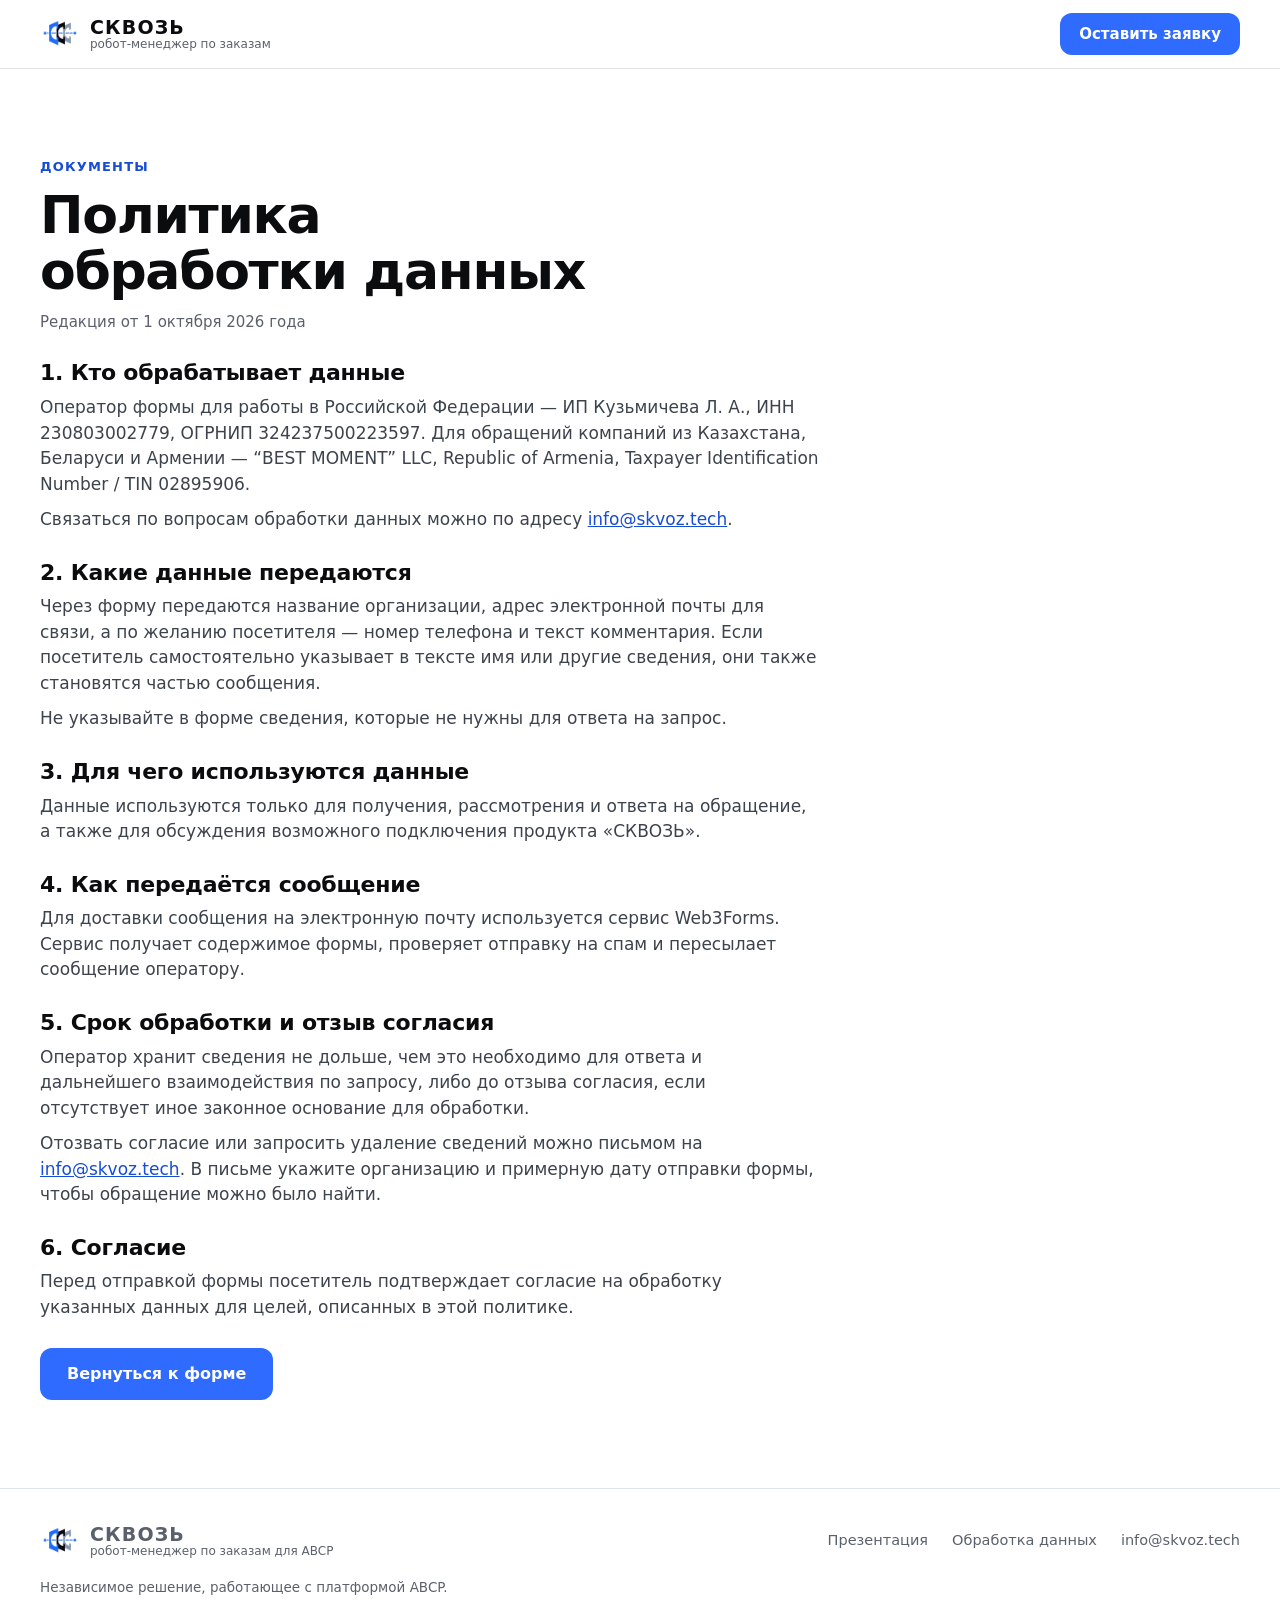
<file: privacy.html>
<!doctype html>
<html lang="ru">
<head>
  <meta charset="utf-8">
  <meta name="viewport" content="width=device-width, initial-scale=1">
  <title>Политика обработки данных — СКВОЗЬ</title>
  <meta name="description" content="Политика обработки данных, отправленных через форму сайта СКВОЗЬ.">
  <meta name="robots" content="index, follow">
  <link rel="canonical" href="https://skvoz.tech/privacy.html">
  <meta name="theme-color" content="#ffffff">
  <link rel="icon" type="image/png" href="assets/brand/skvoz-mark-192.png">
  <link rel="stylesheet" href="assets/css/main.css">
</head>
<body class="simple-page">
  <header class="site-header">
    <div class="wrap">
      <a class="brand" href="index.html" aria-label="СКВОЗЬ — на главную">
        <img src="assets/brand/skvoz-mark-192.png" alt="" width="40" height="40">
        <span class="brand-text">
          <strong>СКВОЗЬ</strong>
          <span>робот-менеджер по заказам</span>
        </span>
      </a>
      <a class="button button-primary button-small" href="index.html#request" style="margin-left:auto">Оставить заявку</a>
    </div>
  </header>

  <main>
    <div class="wrap">
    <article class="policy">
      <div>
        <p class="eyebrow">Документы</p>
        <h1>Политика обработки данных</h1>
        <p class="policy-updated">Редакция от 1 октября 2026 года</p>
      </div>

      <section>
        <h2>1. Кто обрабатывает данные</h2>
        <p>Оператор формы для работы в Российской Федерации — ИП Кузьмичева Л. А., ИНН 230803002779, ОГРНИП 324237500223597. Для обращений компаний из Казахстана, Беларуси и Армении — “BEST MOMENT” LLC, Republic of Armenia, Taxpayer Identification Number / TIN 02895906.</p>
        <p>Связаться по вопросам обработки данных можно по адресу <a href="mailto:info@skvoz.tech">info@skvoz.tech</a>.</p>
      </section>

      <section>
        <h2>2. Какие данные передаются</h2>
        <p>Через форму передаются название организации, адрес электронной почты для связи, а по желанию посетителя — номер телефона и текст комментария. Если посетитель самостоятельно указывает в тексте имя или другие сведения, они также становятся частью сообщения.</p>
        <p>Не указывайте в форме сведения, которые не нужны для ответа на запрос.</p>
      </section>

      <section>
        <h2>3. Для чего используются данные</h2>
        <p>Данные используются только для получения, рассмотрения и ответа на обращение, а также для обсуждения возможного подключения продукта «СКВОЗЬ».</p>
      </section>

      <section>
        <h2>4. Как передаётся сообщение</h2>
        <p>Для доставки сообщения на электронную почту используется сервис Web3Forms. Сервис получает содержимое формы, проверяет отправку на спам и пересылает сообщение оператору.</p>
      </section>

      <section>
        <h2>5. Срок обработки и отзыв согласия</h2>
        <p>Оператор хранит сведения не дольше, чем это необходимо для ответа и дальнейшего взаимодействия по запросу, либо до отзыва согласия, если отсутствует иное законное основание для обработки.</p>
        <p>Отозвать согласие или запросить удаление сведений можно письмом на <a href="mailto:info@skvoz.tech">info@skvoz.tech</a>. В письме укажите организацию и примерную дату отправки формы, чтобы обращение можно было найти.</p>
      </section>

      <section>
        <h2>6. Согласие</h2>
        <p>Перед отправкой формы посетитель подтверждает согласие на обработку указанных данных для целей, описанных в этой политике.</p>
      </section>

      <a class="button button-primary" href="index.html#request">Вернуться к форме</a>
    </article>
    </div>
  </main>

  <footer class="site-footer">
    <div class="wrap">
      <a class="brand" href="index.html" aria-label="СКВОЗЬ — на главную">
        <img src="assets/brand/skvoz-mark-192.png" alt="" width="40" height="40">
        <span class="brand-text">
          <strong>СКВОЗЬ</strong>
          <span>робот-менеджер по заказам для ABCP</span>
        </span>
      </a>
      <div class="footer-links">
        <a href="presentation/">Презентация</a>
        <a href="privacy.html">Обработка данных</a>
        <a href="mailto:info@skvoz.tech">info@skvoz.tech</a>
      </div>
      <p class="footer-disclaimer">Независимое решение, работающее с платформой ABCP.</p>
    </div>
  </footer>
</body>
</html>
</file>
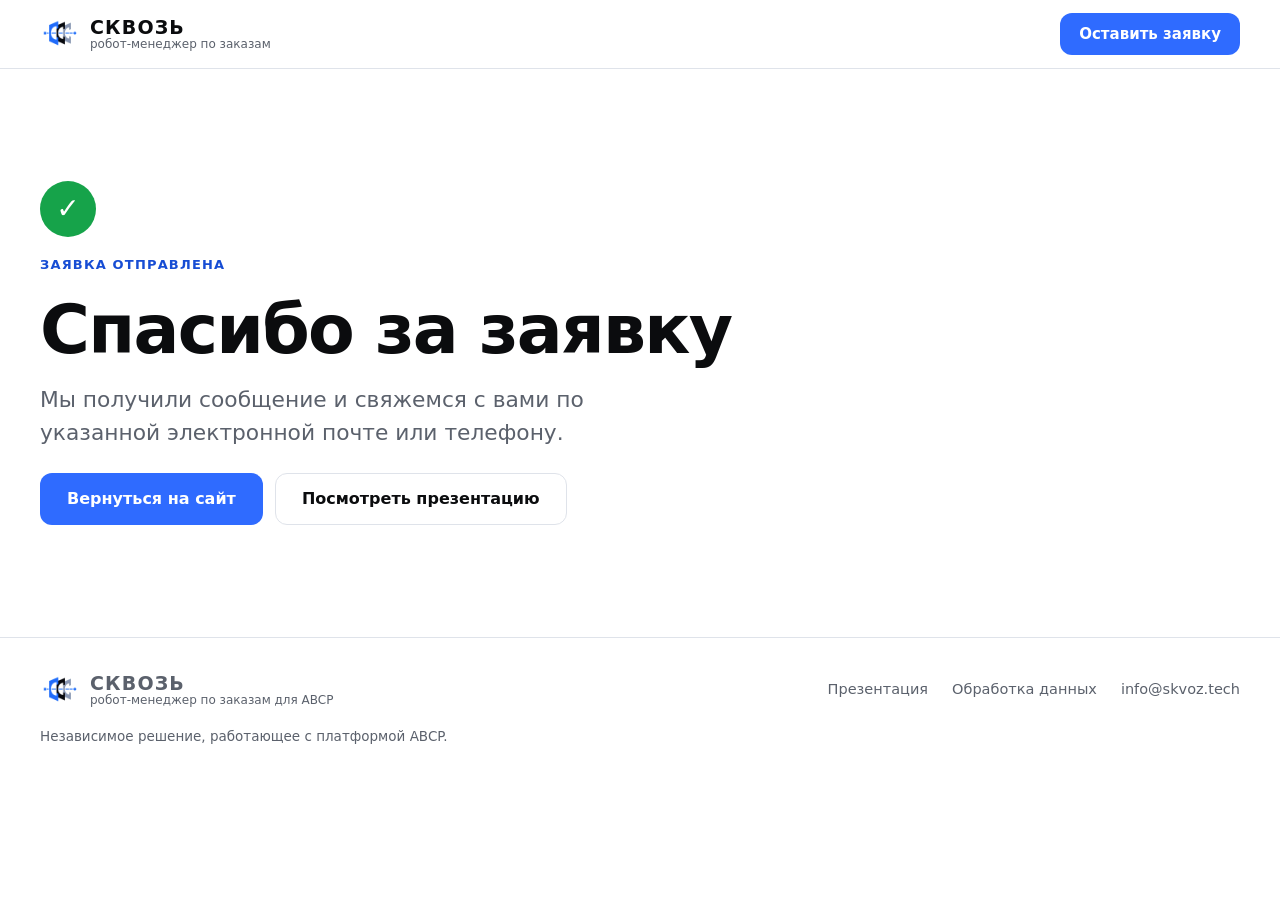
<file: thanks.html>
<!doctype html>
<html lang="ru">
<head>
  <meta charset="utf-8">
  <meta name="viewport" content="width=device-width, initial-scale=1">
  <title>Заявка отправлена — СКВОЗЬ</title>
  <meta name="description" content="Спасибо за обращение в СКВОЗЬ. Заявка отправлена.">
  <meta name="robots" content="noindex, nofollow">
  <meta name="theme-color" content="#ffffff">
  <link rel="icon" type="image/png" href="assets/brand/skvoz-mark-192.png">
  <link rel="stylesheet" href="assets/css/main.css">
</head>
<body class="simple-page">
  <header class="site-header">
    <div class="wrap">
      <a class="brand" href="index.html" aria-label="СКВОЗЬ — на главную">
        <img src="assets/brand/skvoz-mark-192.png" alt="" width="40" height="40">
        <span class="brand-text">
          <strong>СКВОЗЬ</strong>
          <span>робот-менеджер по заказам</span>
        </span>
      </a>
      <a class="button button-primary button-small" href="index.html#request" style="margin-left:auto">Оставить заявку</a>
    </div>
  </header>

  <main>
    <div class="wrap">
      <section class="simple">
        <div class="simple-mark" aria-hidden="true">✓</div>
        <p class="eyebrow">Заявка отправлена</p>
        <h1>Спасибо за заявку</h1>
        <p class="lead">Мы получили сообщение и свяжемся с вами по указанной электронной почте или телефону.</p>
        <div class="hero-actions">
          <a class="button button-primary" href="index.html">Вернуться на сайт</a>
          <a class="button button-quiet" href="presentation/">Посмотреть презентацию</a>
        </div>
      </section>
    </div>
  </main>

  <footer class="site-footer">
    <div class="wrap">
      <a class="brand" href="index.html" aria-label="СКВОЗЬ — на главную">
        <img src="assets/brand/skvoz-mark-192.png" alt="" width="40" height="40">
        <span class="brand-text">
          <strong>СКВОЗЬ</strong>
          <span>робот-менеджер по заказам для ABCP</span>
        </span>
      </a>
      <div class="footer-links">
        <a href="presentation/">Презентация</a>
        <a href="privacy.html">Обработка данных</a>
        <a href="mailto:info@skvoz.tech">info@skvoz.tech</a>
      </div>
      <p class="footer-disclaimer">Независимое решение, работающее с платформой ABCP.</p>
    </div>
  </footer>
</body>
</html>
</file>
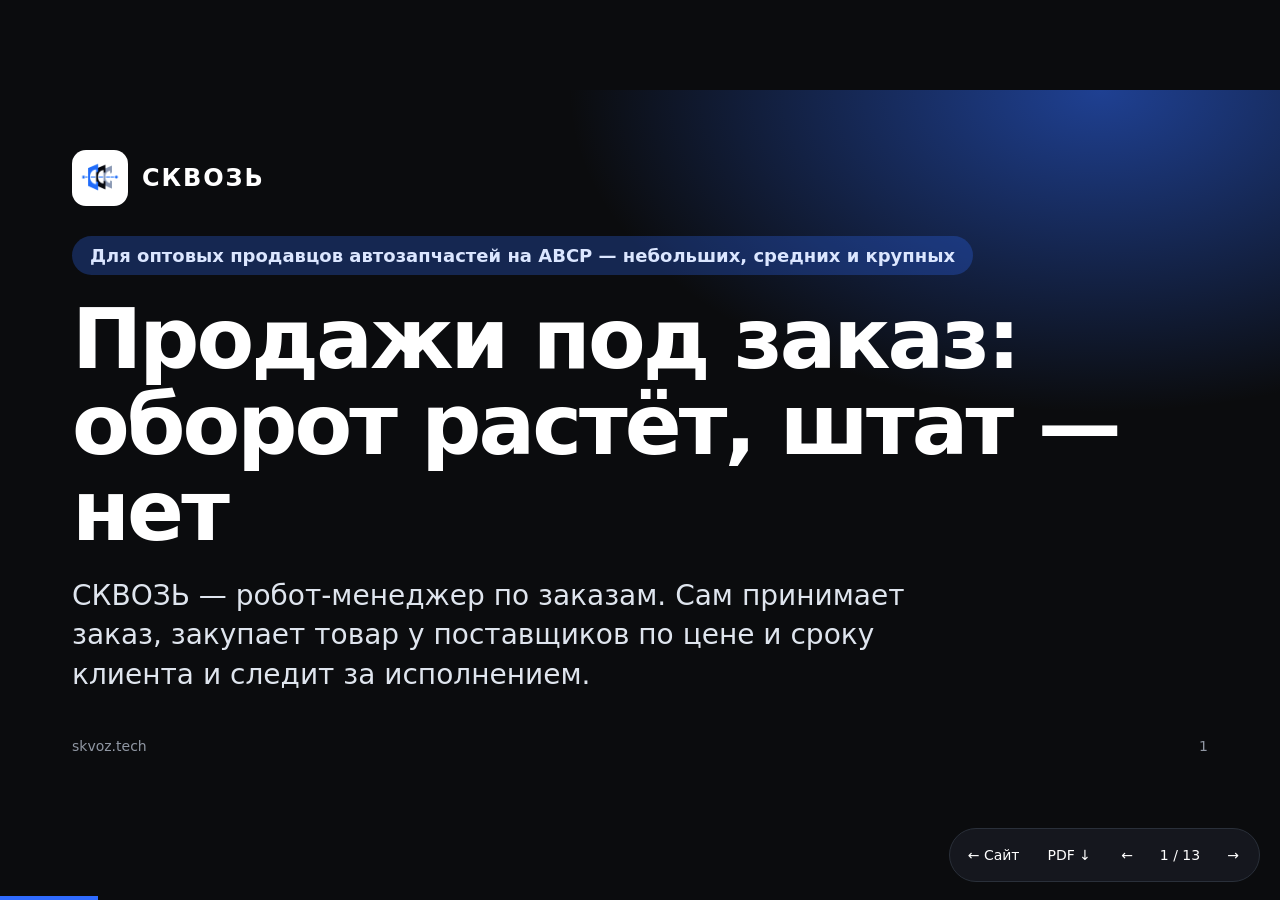
<file: downloads/skvoz-orders-2026-07.html>
<!doctype html>
<html lang="ru">
<head>
  <meta charset="utf-8">
  <meta name="robots" content="noindex">
  <title>Презентация СКВОЗЬ</title>
  <link rel="canonical" href="https://skvoz.tech/presentation/">
  <meta http-equiv="refresh" content="0; url=../presentation/">
</head>
<body>
  <p>Презентация переехала: <a href="../presentation/">skvoz.tech/presentation</a></p>
</body>
</html>
</file>
<file: assets/css/main.css>
:root {
  color-scheme: light;
  --ink: #0b0c0e;
  --ink-soft: #171a20;
  --blue: #2f6bff;
  --blue-dark: #174dd4;
  --blue-soft: #e8efff;
  --paper: #ffffff;
  --surface: #f3f5f8;
  --muted: #5b616c;
  --line: #dfe3ea;
  --green: #16a34a;
  --green-soft: #e6f6ec;
  --amber: #b45309;
  --amber-soft: #fdf1dc;
  --red: #c2410c;
  --red-soft: #fdeae3;
  --page: 1200px;
  --radius: 18px;
}

* {
  box-sizing: border-box;
}

html {
  scroll-behavior: smooth;
  scroll-padding-top: 88px;
}

body {
  margin: 0;
  overflow-x: clip;
  color: var(--ink);
  background: var(--paper);
  font-family: Inter, "Segoe UI", system-ui, -apple-system, "Helvetica Neue", Arial, sans-serif;
  font-size: 17px;
  line-height: 1.5;
  -webkit-font-smoothing: antialiased;
}

img {
  display: block;
  max-width: 100%;
}

a {
  color: inherit;
  text-decoration: none;
}

a:focus-visible,
button:focus-visible,
summary:focus-visible {
  outline: 3px solid var(--blue);
  outline-offset: 3px;
}

h1,
h2,
h3,
p {
  margin: 0;
}

h1,
h2 {
  letter-spacing: -0.025em;
  line-height: 1.08;
  text-wrap: balance;
}

h1 {
  font-size: clamp(38px, 5.4vw, 68px);
  font-weight: 750;
}

h2 {
  font-size: clamp(30px, 3.6vw, 46px);
  font-weight: 720;
}

h3 {
  font-size: 20px;
  line-height: 1.25;
  font-weight: 680;
}

.wrap {
  width: min(100% - 40px, var(--page));
  margin-inline: auto;
}

.section {
  padding: clamp(64px, 9vw, 112px) 0;
}

.section-tinted {
  background: var(--surface);
}

.eyebrow {
  color: var(--blue-dark);
  font-size: 13px;
  font-weight: 700;
  letter-spacing: 0.09em;
  text-transform: uppercase;
}

.section-head {
  display: grid;
  gap: 16px;
  max-width: 780px;
  margin-bottom: clamp(32px, 5vw, 56px);
}

.section-head > p:not(.eyebrow) {
  color: var(--muted);
  font-size: clamp(18px, 1.6vw, 21px);
}

/* Header */

.site-header {
  position: sticky;
  top: 0;
  z-index: 30;
  background: rgba(255, 255, 255, 0.92);
  border-bottom: 1px solid var(--line);
  backdrop-filter: blur(16px);
}

.site-header .wrap {
  display: flex;
  align-items: center;
  gap: 28px;
  min-height: 68px;
}

.brand {
  display: inline-flex;
  align-items: center;
  gap: 10px;
  flex-shrink: 0;
}

.brand img {
  width: 40px;
  height: 40px;
}

.brand-text {
  display: grid;
  line-height: 1.1;
}

.brand-text strong {
  font-size: 19px;
  font-weight: 800;
  letter-spacing: 0.06em;
}

.brand-text span {
  color: var(--muted);
  font-size: 12px;
}

.site-nav {
  display: flex;
  gap: 26px;
  margin-left: auto;
  color: var(--muted);
  font-size: 15px;
  font-weight: 560;
}

.site-nav a:hover {
  color: var(--ink);
}

/* Buttons */

.button {
  display: inline-flex;
  align-items: center;
  justify-content: center;
  min-height: 52px;
  padding: 0 26px;
  border: 1px solid transparent;
  border-radius: 12px;
  font: inherit;
  font-size: 16px;
  font-weight: 650;
  cursor: pointer;
  transition: background 0.15s, border-color 0.15s, transform 0.15s;
}

.button:active {
  transform: translateY(1px);
}

.button-primary {
  color: #fff;
  background: var(--blue);
}

.button-primary:hover {
  background: var(--blue-dark);
}

.button-quiet {
  color: var(--ink);
  background: #fff;
  border-color: var(--line);
}

.button-quiet:hover {
  border-color: #b9c0cc;
}

.button-small {
  min-height: 42px;
  padding: 0 18px;
  font-size: 15px;
}

.button-on-dark {
  color: var(--ink);
  background: #fff;
}

.button-on-dark:hover {
  background: var(--blue-soft);
}

/* Hero */

.hero {
  padding: clamp(40px, 6vw, 80px) 0 clamp(56px, 8vw, 96px);
  background:
    radial-gradient(900px 480px at 88% 8%, rgba(47, 107, 255, 0.1), transparent 70%),
    var(--paper);
}

.hero .wrap {
  display: grid;
  grid-template-columns: minmax(0, 1.08fr) minmax(0, 0.92fr);
  gap: clamp(32px, 5vw, 72px);
  align-items: center;
}

.hero-copy {
  display: grid;
  gap: 22px;
}

.audience {
  display: inline-flex;
  align-items: center;
  gap: 10px;
  width: fit-content;
  padding: 8px 14px;
  color: var(--blue-dark);
  background: var(--blue-soft);
  border-radius: 999px;
  font-size: 14px;
  font-weight: 650;
}

.audience::before {
  content: "";
  width: 8px;
  height: 8px;
  background: var(--blue);
  border-radius: 50%;
}

.lead {
  max-width: 600px;
  color: var(--muted);
  font-size: clamp(18px, 1.7vw, 22px);
  line-height: 1.5;
}

.lead strong {
  color: var(--ink);
  font-weight: 650;
}

.hero-actions {
  display: flex;
  flex-wrap: wrap;
  gap: 12px;
  margin-top: 6px;
}

.hero-facts {
  display: grid;
  grid-template-columns: repeat(3, auto);
  justify-content: start;
  gap: 10px 36px;
  margin: 10px 0 0;
  padding: 20px 0 0;
  border-top: 1px solid var(--line);
  list-style: none;
  color: var(--muted);
  font-size: 15px;
}

.hero-facts strong {
  display: block;
  white-space: nowrap;
  color: var(--ink);
  font-size: 24px;
  font-weight: 750;
  letter-spacing: -0.02em;
}

/* Journey: one order, start to finish */

.journey {
  position: relative;
  display: grid;
  gap: 0;
  padding: clamp(18px, 2.4vw, 28px);
  background: var(--surface);
  border: 1px solid var(--line);
  border-radius: 26px;
}

.journey-title {
  margin-bottom: 14px;
  color: var(--muted);
  font-size: 13px;
  font-weight: 700;
  letter-spacing: 0.08em;
  text-transform: uppercase;
}

.j-card {
  padding: 16px 18px;
  background: #fff;
  border: 1px solid var(--line);
  border-radius: 16px;
  box-shadow: 0 1px 2px rgba(11, 12, 14, 0.04);
}

.j-head {
  display: flex;
  align-items: center;
  justify-content: space-between;
  gap: 12px;
  margin-bottom: 8px;
  color: var(--muted);
  font-size: 13px;
  font-weight: 650;
}

.j-time {
  padding: 2px 8px;
  color: var(--ink);
  background: var(--surface);
  border-radius: 6px;
  font-variant-numeric: tabular-nums;
}

.j-card strong {
  display: block;
  font-size: 16px;
}

.j-file {
  display: inline-flex;
  align-items: center;
  gap: 8px;
  margin-top: 10px;
  padding: 6px 10px 6px 6px;
  background: var(--surface);
  border-radius: 8px;
  color: var(--muted);
  font-size: 14px;
}

.j-file b {
  padding: 3px 6px;
  color: #fff;
  background: #1d7a46;
  border-radius: 5px;
  font-size: 11px;
  letter-spacing: 0.04em;
}

.j-link {
  position: relative;
  margin: 0 0 0 28px;
  padding: 12px 0 12px 22px;
  border-left: 2px dashed #b8c6ea;
  color: var(--blue-dark);
  font-size: 14px;
  font-weight: 620;
}

.j-rows {
  display: grid;
  gap: 8px;
  margin: 6px 0 0;
  padding: 0;
  list-style: none;
  font-size: 14.5px;
}

.j-rows li {
  display: grid;
  grid-template-columns: 1fr auto;
  gap: 4px 12px;
  align-items: center;
}

.j-rows small {
  grid-column: 1 / -1;
  color: var(--muted);
  font-size: 13px;
}

.pill {
  display: inline-flex;
  align-items: center;
  padding: 3px 10px;
  border-radius: 999px;
  font-size: 12.5px;
  font-weight: 680;
  white-space: nowrap;
}

.pill-ok {
  color: #12703a;
  background: var(--green-soft);
}

.pill-part {
  color: var(--amber);
  background: var(--amber-soft);
}

.pill-no {
  color: var(--red);
  background: var(--red-soft);
}

.pill-human {
  color: var(--blue-dark);
  background: var(--blue-soft);
}

.j-reply {
  color: #fff;
  background: var(--ink);
  border-color: var(--ink);
}

.j-reply .j-head {
  color: #aab2c0;
}

.j-reply .j-time {
  color: #fff;
  background: #262b34;
}

.j-reply p {
  color: #c9d0db;
  font-size: 14.5px;
}

.journey-note {
  margin-top: 12px;
  color: var(--muted);
  font-size: 12.5px;
  text-align: center;
}

/* Before / after */

.compare {
  display: grid;
  grid-template-columns: 1fr 1fr;
  gap: 20px;
}

.compare article {
  padding: clamp(24px, 3vw, 36px);
  border-radius: var(--radius);
}

.compare-before {
  background: #fff;
  border: 1px solid var(--line);
}

.compare-after {
  color: #fff;
  background: var(--ink);
}

.compare h3 {
  margin-bottom: 18px;
  font-size: 22px;
}

.compare ol,
.compare ul {
  display: grid;
  gap: 14px;
  margin: 0;
  padding: 0;
  list-style: none;
}

.compare li {
  position: relative;
  padding-left: 34px;
}

.compare-before li::before {
  content: counter(step);
  counter-increment: step;
  position: absolute;
  left: 0;
  top: 1px;
  display: grid;
  place-items: center;
  width: 24px;
  height: 24px;
  color: var(--muted);
  background: var(--surface);
  border-radius: 50%;
  font-size: 13px;
  font-weight: 700;
}

.compare-before ol {
  counter-reset: step;
}

.compare-after li::before {
  content: "";
  position: absolute;
  left: 2px;
  top: 7px;
  width: 14px;
  height: 8px;
  border-left: 3px solid #6f9bff;
  border-bottom: 3px solid #6f9bff;
  transform: rotate(-45deg);
}

.compare-after li {
  color: #dfe5ee;
}

.compare-foot {
  margin-top: 22px;
  padding-top: 18px;
  border-top: 1px solid var(--line);
  color: var(--muted);
  font-weight: 620;
}

.compare-after .compare-foot {
  border-color: #2a303a;
  color: #fff;
}

/* Steps */

.steps {
  display: grid;
  grid-template-columns: repeat(4, 1fr);
  gap: 18px;
  margin: 0;
  padding: 0;
  list-style: none;
  counter-reset: steps;
}

.steps li {
  display: grid;
  align-content: start;
  gap: 10px;
  padding: 26px 24px 28px;
  background: #fff;
  border: 1px solid var(--line);
  border-radius: var(--radius);
}

.steps li::before {
  content: counter(steps);
  counter-increment: steps;
  display: grid;
  place-items: center;
  width: 40px;
  height: 40px;
  margin-bottom: 6px;
  color: #fff;
  background: var(--blue);
  border-radius: 12px;
  font-size: 18px;
  font-weight: 750;
}

.steps p {
  color: var(--muted);
  font-size: 16px;
}

.human-note {
  display: grid;
  grid-template-columns: auto 1fr;
  gap: 18px;
  align-items: start;
  margin-top: 20px;
  padding: 24px 28px;
  background: var(--blue-soft);
  border-radius: var(--radius);
}

.human-note-icon {
  display: grid;
  place-items: center;
  width: 44px;
  height: 44px;
  color: #fff;
  background: var(--blue);
  border-radius: 50%;
  font-size: 22px;
  font-weight: 800;
}

.human-note p {
  margin-top: 4px;
  color: #2c3a5c;
}

/* Feed preview */

.feed-layout {
  display: grid;
  grid-template-columns: minmax(0, 0.8fr) minmax(0, 1.2fr);
  gap: clamp(28px, 4vw, 56px);
  align-items: center;
}

.feed-points {
  display: grid;
  gap: 18px;
  margin: 24px 0 0;
  padding: 0;
  list-style: none;
}

.feed-points li {
  padding-left: 18px;
  border-left: 3px solid var(--blue);
}

.feed-points span {
  display: block;
  color: var(--muted);
  font-size: 16px;
}

.feed {
  overflow: hidden;
  background: #fff;
  border: 1px solid var(--line);
  border-radius: 20px;
  box-shadow: 0 24px 60px -30px rgba(11, 12, 14, 0.25);
}

.feed-bar {
  display: flex;
  align-items: center;
  justify-content: space-between;
  gap: 12px;
  padding: 14px 20px;
  background: var(--surface);
  border-bottom: 1px solid var(--line);
  font-size: 14px;
  font-weight: 680;
}

.feed-bar span {
  color: var(--muted);
  font-weight: 500;
}

.feed-row {
  display: grid;
  grid-template-columns: auto 1fr auto;
  gap: 4px 14px;
  align-items: center;
  padding: 15px 20px;
  border-bottom: 1px solid var(--line);
  font-size: 15px;
}

.feed-row:last-child {
  border-bottom: 0;
}

.feed-row time {
  color: var(--muted);
  font-size: 13.5px;
  font-variant-numeric: tabular-nums;
}

.feed-row small {
  grid-column: 2 / -1;
  color: var(--muted);
  font-size: 13.5px;
}

/* Numbers */

.numbers {
  display: grid;
  grid-template-columns: repeat(4, 1fr);
  gap: 18px;
}

.numbers article {
  display: grid;
  align-content: start;
  gap: 8px;
  padding: 26px 24px;
  background: var(--surface);
  border-radius: var(--radius);
}

.numbers strong {
  font-size: clamp(34px, 3.6vw, 48px);
  font-weight: 760;
  letter-spacing: -0.03em;
  line-height: 1;
}

.numbers span {
  color: var(--muted);
  font-size: 16px;
}

.insights {
  display: grid;
  grid-template-columns: repeat(3, 1fr);
  gap: 18px;
  margin-top: 18px;
}

.insights article {
  padding: 26px 24px;
  border: 1px solid var(--line);
  border-radius: var(--radius);
}

.insights strong {
  display: block;
  margin-bottom: 6px;
  color: var(--blue-dark);
  font-size: 24px;
  font-weight: 740;
  letter-spacing: -0.02em;
}

.insights p {
  color: var(--muted);
  font-size: 16px;
}

.footnote {
  margin-top: 18px;
  color: var(--muted);
  font-size: 13.5px;
}

/* Case */

.case {
  color: #fff;
  background:
    radial-gradient(700px 420px at 12% 0%, rgba(47, 107, 255, 0.5), transparent 70%),
    var(--ink);
}

.case .wrap {
  display: grid;
  grid-template-columns: auto 1fr;
  gap: clamp(28px, 6vw, 88px);
  align-items: center;
}

.case-figure {
  font-size: clamp(96px, 15vw, 200px);
  font-weight: 800;
  letter-spacing: -0.05em;
  line-height: 0.9;
}

.case-figure small {
  display: block;
  margin-top: 14px;
  color: #aebbd6;
  font-size: 16px;
  font-weight: 600;
  letter-spacing: 0;
}

.case .eyebrow {
  color: #8fb0ff;
}

.case h2 {
  margin: 14px 0 18px;
}

.case p {
  max-width: 620px;
  color: #cfd6e2;
  font-size: clamp(17px, 1.5vw, 20px);
}

/* Price */

.price-card {
  display: grid;
  grid-template-columns: minmax(0, 0.9fr) minmax(0, 1.1fr);
  gap: clamp(24px, 4vw, 56px);
  padding: clamp(28px, 4vw, 52px);
  background: #fff;
  border: 1px solid var(--line);
  border-radius: 26px;
}

.price-value {
  display: flex;
  align-items: baseline;
  gap: 10px;
  margin: 16px 0;
}

.price-value strong {
  font-size: clamp(48px, 6vw, 76px);
  font-weight: 780;
  letter-spacing: -0.04em;
  line-height: 1;
}

.price-value span {
  color: var(--muted);
  font-size: 20px;
}

.price-card p {
  color: var(--muted);
}

.price-card .button {
  margin-top: 24px;
}

.checklist {
  display: grid;
  gap: 14px;
  margin: 14px 0 0;
  padding: 0;
  list-style: none;
}

.checklist li {
  position: relative;
  padding-left: 34px;
}

.checklist li::before {
  content: "";
  position: absolute;
  left: 3px;
  top: 7px;
  width: 14px;
  height: 8px;
  border-left: 3px solid var(--blue);
  border-bottom: 3px solid var(--blue);
  transform: rotate(-45deg);
}

.price-label {
  font-weight: 700;
}

/* FAQ */

.faq {
  display: grid;
  gap: 12px;
  max-width: 860px;
}

.faq details {
  background: #fff;
  border: 1px solid var(--line);
  border-radius: 14px;
}

.faq summary {
  position: relative;
  padding: 20px 56px 20px 24px;
  font-size: 18px;
  font-weight: 650;
  cursor: pointer;
  list-style: none;
}

.faq summary::-webkit-details-marker {
  display: none;
}

.faq summary::after {
  content: "+";
  position: absolute;
  right: 22px;
  top: 50%;
  transform: translateY(-50%);
  color: var(--blue);
  font-size: 26px;
  font-weight: 500;
}

.faq details[open] summary::after {
  content: "–";
}

.faq details p {
  padding: 0 24px 22px;
  color: var(--muted);
}

/* Request */

.request {
  display: grid;
  grid-template-columns: minmax(0, 0.85fr) minmax(0, 1.15fr);
  gap: clamp(28px, 5vw, 72px);
  align-items: start;
}

.request-copy {
  display: grid;
  gap: 18px;
}

.request-copy > p:not(.eyebrow) {
  color: var(--muted);
  font-size: 19px;
}

.next-steps {
  display: grid;
  gap: 12px;
  margin: 8px 0 0;
  padding: 0;
  list-style: none;
  counter-reset: next;
}

.next-steps li {
  position: relative;
  padding-left: 40px;
}

.next-steps li::before {
  content: counter(next);
  counter-increment: next;
  position: absolute;
  left: 0;
  top: 0;
  display: grid;
  place-items: center;
  width: 28px;
  height: 28px;
  color: var(--blue-dark);
  background: var(--blue-soft);
  border-radius: 50%;
  font-size: 14px;
  font-weight: 750;
}

.direct {
  display: grid;
  gap: 4px;
  margin-top: 10px;
  padding-top: 20px;
  border-top: 1px solid var(--line);
  color: var(--muted);
  font-size: 15px;
}

.direct a {
  color: var(--ink);
  font-size: 20px;
  font-weight: 680;
}

.request-form {
  display: grid;
  gap: 16px;
  padding: clamp(22px, 3vw, 36px);
  background: var(--surface);
  border-radius: 22px;
}

.form-field {
  display: grid;
  gap: 6px;
}

.form-field span {
  font-size: 14.5px;
  font-weight: 620;
}

.form-field em {
  color: var(--muted);
  font-style: normal;
  font-weight: 450;
}

.form-field input,
.form-field textarea {
  width: 100%;
  padding: 14px 16px;
  color: var(--ink);
  background: #fff;
  border: 1px solid #cfd5df;
  border-radius: 12px;
  font: inherit;
  font-size: 17px;
}

.form-field textarea {
  resize: vertical;
  min-height: 108px;
}

.form-field input:focus,
.form-field textarea:focus {
  border-color: var(--blue);
  outline: 3px solid rgba(47, 107, 255, 0.18);
}

.form-honeypot {
  position: absolute;
  left: -9999px;
  width: 1px;
  height: 1px;
  overflow: hidden;
}

.consent-check {
  display: flex;
  gap: 10px;
  align-items: flex-start;
  color: var(--muted);
  font-size: 14.5px;
}

.consent-check input {
  width: 18px;
  height: 18px;
  margin-top: 2px;
  accent-color: var(--blue);
}

.consent-check a {
  color: var(--blue-dark);
  text-decoration: underline;
}

.request-form .button {
  width: 100%;
}

.form-status {
  min-height: 1.4em;
  color: var(--muted);
  font-size: 14.5px;
}

.form-status.is-error {
  color: var(--red);
}

/* Legal + footer */

.legal {
  display: grid;
  grid-template-columns: 1fr 1fr;
  gap: 18px;
  margin-top: clamp(40px, 6vw, 72px);
}

.legal article {
  display: grid;
  gap: 6px;
  padding: 22px 24px;
  border: 1px solid var(--line);
  border-radius: var(--radius);
  color: var(--muted);
  font-size: 15px;
}

.legal h3 {
  color: var(--ink);
  font-size: 17px;
}

.legal .contact-region {
  color: var(--blue-dark);
  font-size: 13px;
  font-weight: 700;
  letter-spacing: 0.05em;
  text-transform: uppercase;
}

.legal a {
  color: var(--ink);
  font-weight: 650;
}

.site-footer {
  padding: 32px 0 40px;
  border-top: 1px solid var(--line);
  color: var(--muted);
  font-size: 14.5px;
}

.site-footer .wrap {
  display: flex;
  flex-wrap: wrap;
  align-items: center;
  justify-content: space-between;
  gap: 16px 32px;
}

.footer-links {
  display: flex;
  flex-wrap: wrap;
  gap: 8px 24px;
}

.footer-links a:hover {
  color: var(--ink);
}

.footer-disclaimer {
  flex-basis: 100%;
  font-size: 13.5px;
}

/* Responsive */

@media (max-width: 1020px) {
  .site-nav {
    display: none;
  }

  .site-header .wrap {
    justify-content: space-between;
  }

  .hero .wrap,
  .feed-layout,
  .request,
  .price-card {
    grid-template-columns: 1fr;
  }

  .steps,
  .numbers {
    grid-template-columns: repeat(2, 1fr);
  }
}

@media (max-width: 700px) {
  body {
    font-size: 16px;
  }

  .wrap {
    width: min(100% - 32px, var(--page));
  }

  .brand-text span {
    display: none;
  }

  .compare,
  .steps,
  .insights,
  .legal,
  .case .wrap {
    grid-template-columns: 1fr;
  }

  .numbers {
    grid-template-columns: 1fr 1fr;
    gap: 12px;
  }

  .numbers article {
    padding: 20px 16px;
  }

  .hero-actions .button {
    width: 100%;
  }

  .hero-facts {
    gap: 10px 20px;
    font-size: 13.5px;
  }

  .hero-facts strong {
    font-size: 19px;
  }

  .human-note {
    grid-template-columns: 1fr;
    padding: 22px 20px;
  }

  .feed-row {
    grid-template-columns: auto 1fr;
  }

  .feed-row .pill {
    grid-column: 2;
    width: fit-content;
  }

  .faq summary {
    font-size: 17px;
  }
}

@media (prefers-reduced-motion: reduce) {
  html {
    scroll-behavior: auto;
  }
}

/* --- Under-order economics: ladder, company sizes, proof --- */

.margin-line {
  margin-bottom: 20px;
  padding: 20px 26px;
  color: #fff;
  background: var(--ink);
  border-radius: var(--radius);
  font-size: clamp(18px, 1.7vw, 22px);
  font-weight: 640;
}

.margin-line span {
  color: #8fb0ff;
}

.ladder {
  display: grid;
  margin: 0 0 20px;
  padding: 0;
  overflow: hidden;
  background: #fff;
  border: 1px solid var(--line);
  border-radius: var(--radius);
  list-style: none;
}

.ladder li {
  display: grid;
  grid-template-columns: 1fr 1fr 1fr 2.2fr;
  gap: 16px;
  align-items: center;
  padding: 16px 24px;
  border-bottom: 1px solid var(--line);
}

.ladder li:last-child {
  border-bottom: 0;
}

.ladder .ladder-head {
  color: var(--muted);
  background: var(--surface);
  font-size: 13px;
  font-weight: 700;
  letter-spacing: 0.05em;
  text-transform: uppercase;
}

.ladder b {
  font-size: 20px;
  font-variant-numeric: tabular-nums;
}

.meter {
  display: grid;
  grid-template-columns: 1fr 150px;
  gap: 14px;
  align-items: center;
}

.meter-track {
  height: 12px;
  overflow: hidden;
  background: var(--surface);
  border-radius: 999px;
}

.meter-fill {
  display: block;
  height: 100%;
  background: #f08a5d;
  border-radius: 999px;
}

.meter em {
  color: var(--muted);
  font-size: 15px;
  font-style: normal;
  font-weight: 660;
}

.ladder .is-loss .meter-fill {
  background: var(--red);
}

.ladder .is-loss .meter em {
  color: var(--red);
}

.rules {
  display: grid;
  grid-template-columns: repeat(3, 1fr);
  gap: 14px;
  margin: 20px 0 0;
  padding: 0;
  list-style: none;
}

.rules li {
  position: relative;
  padding: 18px 20px 18px 54px;
  background: var(--surface);
  border-radius: 14px;
  font-size: 16px;
}

.rules li::before {
  content: "✓";
  position: absolute;
  left: 16px;
  top: 18px;
  display: grid;
  place-items: center;
  width: 26px;
  height: 26px;
  color: #fff;
  background: var(--blue);
  border-radius: 50%;
  font-size: 14px;
  font-weight: 800;
}

.rules b {
  display: block;
  font-size: 17px;
}

.rules span {
  color: var(--muted);
}

.subhead {
  margin: clamp(36px, 5vw, 56px) 0 6px;
  font-size: clamp(22px, 2.2vw, 28px);
  font-weight: 700;
  letter-spacing: -0.015em;
}

.subhead + p {
  max-width: 760px;
  color: var(--muted);
}

.sizes {
  display: grid;
  grid-template-columns: repeat(3, 1fr);
  gap: 18px;
}

.sizes article {
  display: grid;
  align-content: start;
  gap: 14px;
  padding: 28px 26px;
  background: #fff;
  border: 1px solid var(--line);
  border-radius: var(--radius);
}

.sizes .size-note {
  color: var(--muted);
  font-size: 15px;
}

.sizes h3 {
  font-size: 23px;
}

.sizes .checklist {
  margin: 0;
  font-size: 16.5px;
}

.cost {
  display: grid;
  gap: 0;
  margin-top: 6px;
  padding-top: 6px;
  border-top: 1px solid var(--line);
}

.cost div {
  display: flex;
  align-items: baseline;
  justify-content: space-between;
  gap: 12px;
  padding: 10px 0;
  border-bottom: 1px solid var(--line);
  color: var(--muted);
  font-size: 16px;
}

.cost div:last-child {
  border-bottom: 0;
}

.cost b {
  color: var(--ink);
  font-size: 20px;
  white-space: nowrap;
}

.cost .cost-people b {
  color: var(--red);
}

.cost .cost-save b {
  color: var(--blue-dark);
  font-size: 24px;
  font-weight: 760;
}

.proof {
  display: grid;
  grid-template-columns: minmax(0, 0.85fr) minmax(0, 1.15fr);
  gap: 20px;
}

.proof-case {
  display: grid;
  align-content: center;
  gap: 12px;
  padding: clamp(26px, 3vw, 40px);
  color: #fff;
  background:
    radial-gradient(520px 320px at 10% 0%, rgba(47, 107, 255, 0.5), transparent 70%),
    var(--ink);
  border-radius: var(--radius);
}

.proof-case strong {
  font-size: clamp(84px, 10vw, 140px);
  font-weight: 800;
  letter-spacing: -0.05em;
  line-height: 0.9;
}

.proof-case h3 {
  font-size: clamp(20px, 2vw, 26px);
}

.proof-case p {
  color: #cfd6e2;
}

.proof .numbers {
  grid-template-columns: repeat(2, 1fr);
  gap: 14px;
}

@media (max-width: 1020px) {
  .rules,
  .sizes,
  .proof {
    grid-template-columns: 1fr;
  }
}

@media (max-width: 700px) {
  .ladder li {
    grid-template-columns: 1fr 1fr 1fr;
    gap: 8px;
    padding: 14px 16px;
    font-size: 15px;
  }

  .ladder .ladder-head span:last-child {
    display: none;
  }

  .ladder b {
    font-size: 16px;
  }

  .meter {
    grid-column: 1 / -1;
    grid-template-columns: 1fr 130px;
  }

  .margin-line {
    padding: 18px 20px;
  }
}

.section-tinted .numbers article {
  background: #fff;
}

/* Order sizes in lines */

.order-sizes {
  display: grid;
  grid-template-columns: repeat(3, 1fr);
  gap: 18px;
  margin-bottom: 20px;
}

.order-sizes article {
  display: grid;
  align-content: start;
  gap: 4px;
  padding: 26px;
  background: #fff;
  border: 1px solid var(--line);
  border-radius: var(--radius);
}

.order-sizes .order-lines {
  color: var(--muted);
  font-size: 15.5px;
}

.order-sizes .order-time {
  margin-top: 12px;
  font-size: clamp(36px, 4vw, 50px);
  font-weight: 780;
  letter-spacing: -0.035em;
  line-height: 1;
}

.order-sizes .order-cost {
  display: flex;
  align-items: baseline;
  justify-content: space-between;
  gap: 12px;
  margin-top: 16px;
  padding-top: 12px;
  border-top: 1px solid var(--line);
  color: var(--muted);
  font-size: 16px;
}

.order-sizes .order-cost b {
  color: var(--red);
  font-size: 21px;
  white-space: nowrap;
}

.order-sizes .order-even {
  margin-top: 8px;
  color: var(--muted);
  font-size: 15.5px;
}

.order-sizes .order-even b {
  color: var(--ink);
  white-space: nowrap;
}

@media (max-width: 1020px) {
  .order-sizes {
    grid-template-columns: 1fr;
  }
}

.risks {
  display: grid;
  grid-template-columns: 1fr 1fr;
  gap: 18px;
  margin-bottom: 20px;
}

.risks article {
  display: grid;
  align-content: start;
  gap: 8px;
  padding: 24px 26px;
  border-radius: var(--radius);
}

.risk-refusal {
  background: var(--red-soft);
}

.risk-refusal p {
  color: #7a3b22;
}

.risk-error {
  color: #fff;
  background: var(--ink);
}

.risk-error p {
  color: #cfd6e2;
}

@media (max-width: 700px) {
  .risks {
    grid-template-columns: 1fr;
  }
}

/* Service pages: thanks, 404, privacy */

.simple-page main {
  min-height: 60vh;
}

.simple {
  display: grid;
  justify-items: start;
  gap: 18px;
  max-width: 760px;
  padding: clamp(56px, 9vw, 112px) 0;
}

.simple .lead {
  max-width: 620px;
}

.simple-mark {
  display: grid;
  place-items: center;
  width: 56px;
  height: 56px;
  color: #fff;
  background: var(--green);
  border-radius: 50%;
  font-size: 28px;
  font-weight: 800;
}

.policy {
  display: grid;
  gap: 28px;
  max-width: 780px;
  padding: clamp(48px, 7vw, 88px) 0;
}

.policy h1 {
  margin-top: 10px;
  font-size: clamp(32px, 4.4vw, 52px);
}

.policy-updated {
  margin-top: 12px;
  color: var(--muted);
  font-size: 15px;
}

.policy section {
  display: grid;
  gap: 10px;
}

.policy h2 {
  font-size: 22px;
  letter-spacing: -0.01em;
}

.policy section p {
  color: #3d434d;
}

.policy section a {
  color: var(--blue-dark);
  text-decoration: underline;
}

.policy .button {
  width: fit-content;
}

h1 .audience {
  display: flex;
  margin-bottom: 22px;
  letter-spacing: 0;
  line-height: 1.35;
}
</file>
